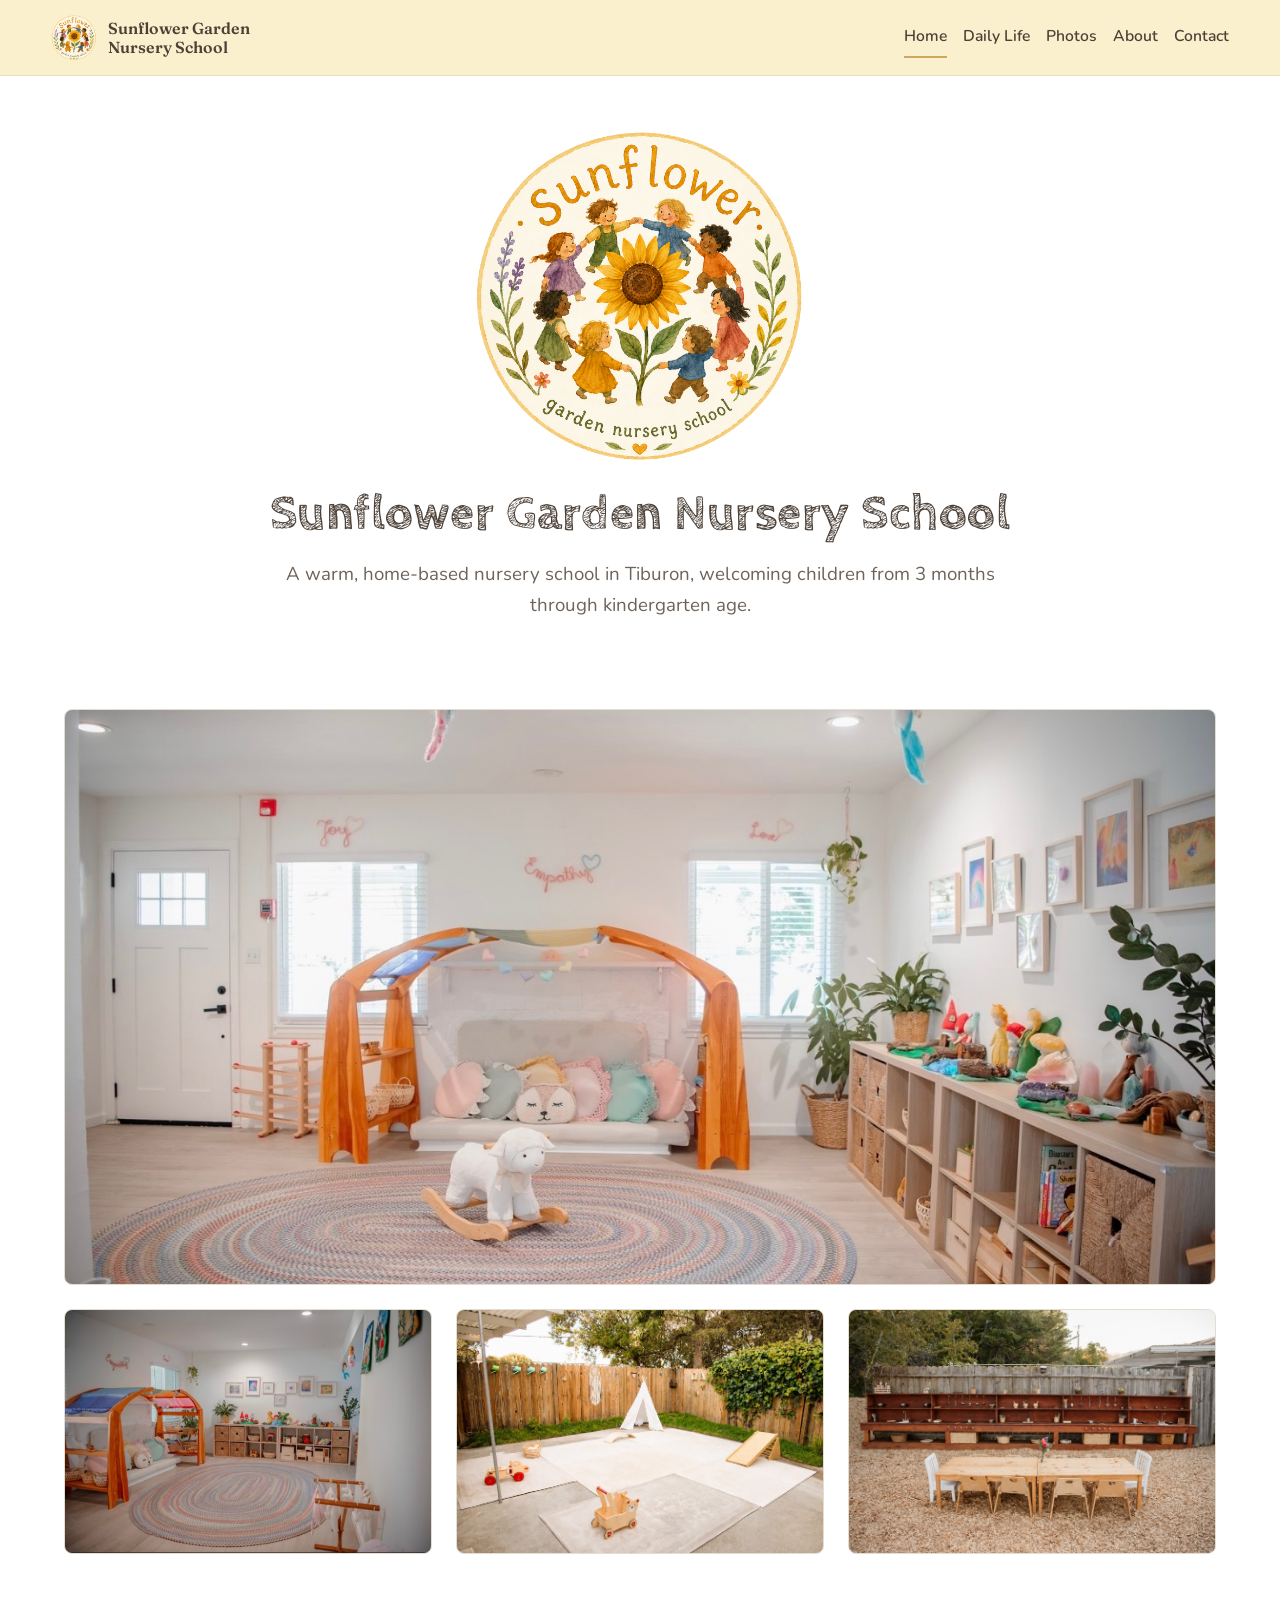
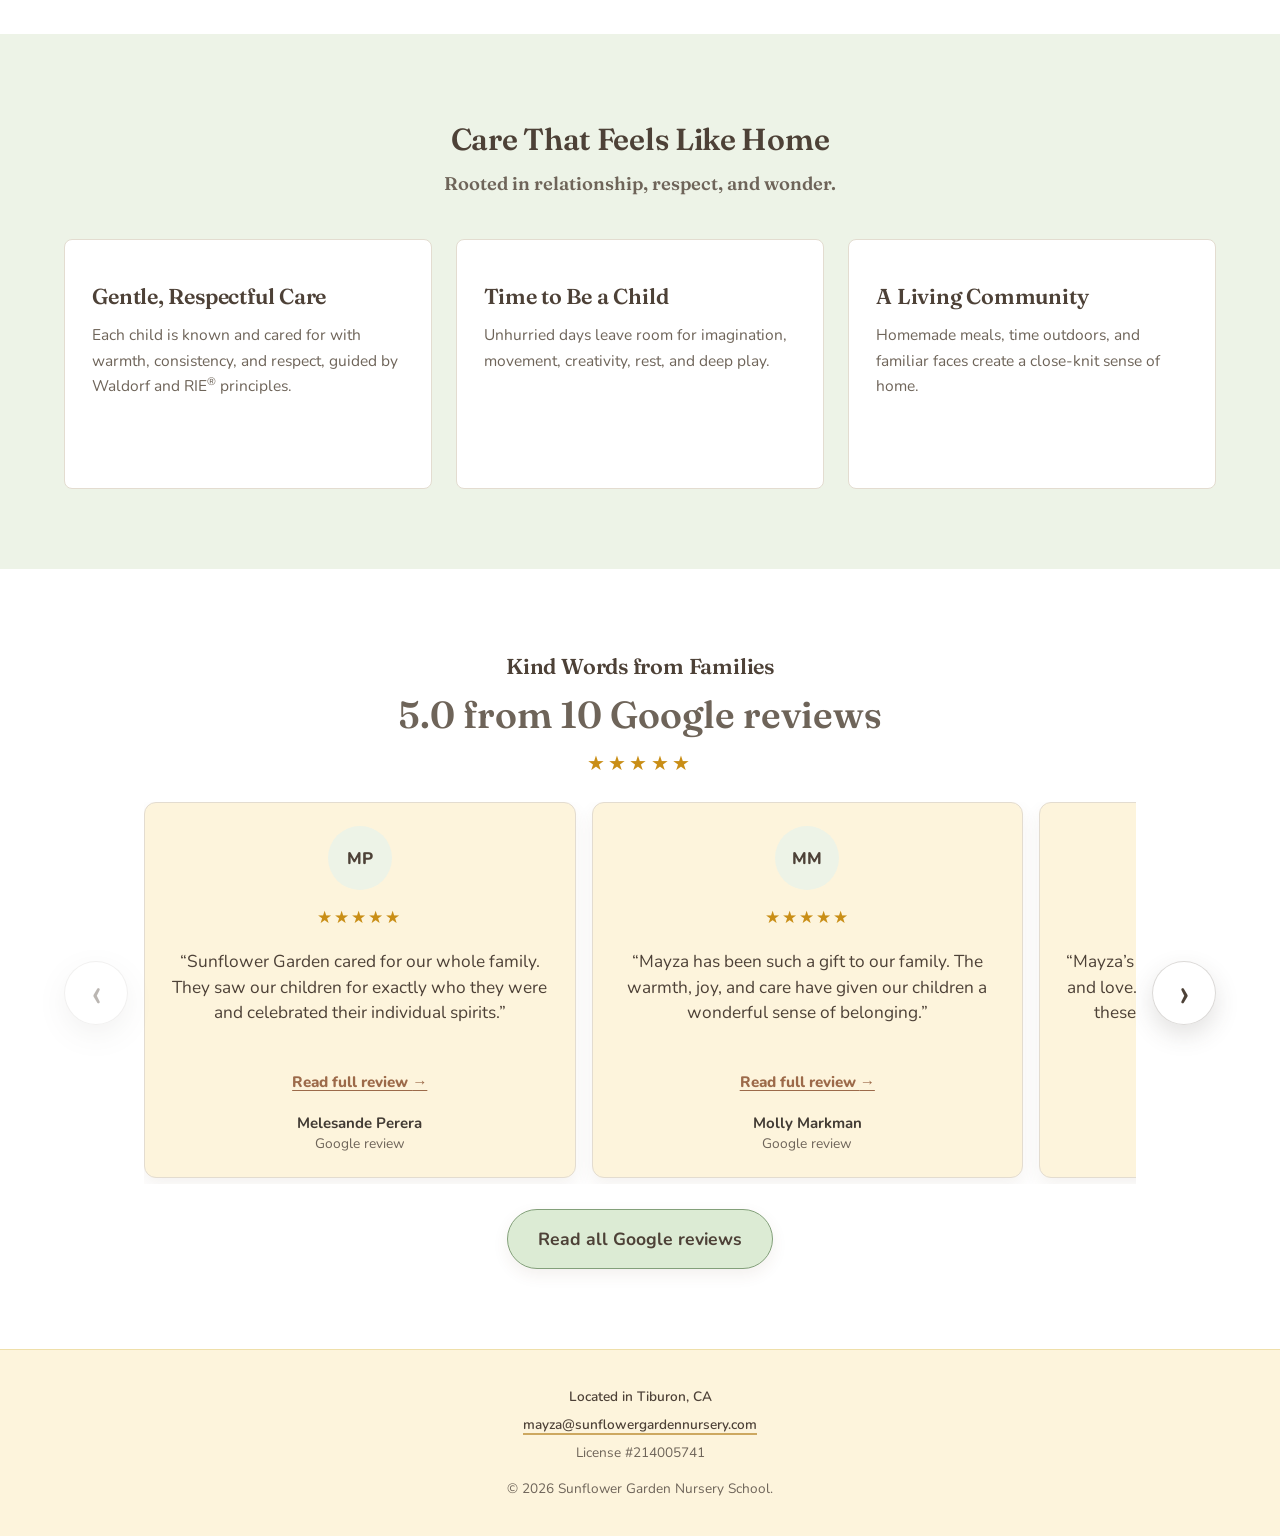
<file: index.html>
<!doctype html>
<html lang="en">
  <head>
    <meta charset="utf-8">
    <meta name="viewport" content="width=device-width, initial-scale=1">
    <meta name="theme-color" content="#fbf0cd">
    <title>Sunflower Garden Nursery School | Home-Based Care in Tiburon</title>
    <meta
      name="description"
      content="Licensed, home-based early childhood care in Tiburon for children from 3 months through kindergarten age."
    >
    <link rel="icon" href="assets/sunflower-logo-refined.png">
    <link rel="stylesheet" href="styles.css">
  </head>
  <body>
    <a class="skip-link" href="#main">Skip to content</a>

    <header class="site-header">
      <a class="header-brand" href="index.html" aria-label="Sunflower Garden Nursery School home">
        <img src="assets/sunflower-logo-refined.png" alt="">
        <span>Sunflower Garden Nursery School</span>
      </a>
      <button class="nav-toggle" type="button" aria-expanded="false" aria-controls="site-nav">
        <span class="sr-only">Open menu</span>
        <span class="nav-toggle-line"></span>
        <span class="nav-toggle-line"></span>
        <span class="nav-toggle-line"></span>
      </button>
      <nav class="site-nav" id="site-nav" aria-label="Primary navigation">
        <a href="index.html" aria-current="page">Home</a>
        <a href="daily-life.html">Daily Life</a>
        <a href="photos.html">Photos</a>
        <a href="about.html">About</a>
        <a href="contact.html">Contact</a>
      </nav>
    </header>

    <main id="main">
      <section class="home-hero">
        <div class="home-hero-inner">
          <img src="assets/sunflower-logo-refined.png" alt="Sunflower Garden Nursery School logo" class="hero-logo">
          <h1>Sunflower Garden Nursery School</h1>
          <p class="hero-copy">
            A warm, home-based nursery school in Tiburon, welcoming children from 3 months through
            kindergarten age.
          </p>
        </div>
      </section>

      <section class="section facility-band pastel-paper">
        <div class="section-shell">
          <div class="facility-grid">
            <div class="facility-tile"><img src="assets/facility/facility2.jpeg" alt="The main indoor playroom with a wooden canopy daybed, natural toy shelves, and a lamb rocker on a round braided rug" loading="lazy" width="1320" height="866"></div>
            <div class="facility-tile"><img src="assets/facility/facility1.jpeg" alt="A cozy corner of the playroom with a canopy nap nook, toy cubbies, and framed children's artwork" loading="lazy" width="600" height="397"></div>
            <div class="facility-tile"><img src="assets/facility/facility3-warm.png" alt="The fenced outdoor play yard with a canvas teepee, wooden ride-on toys, and a climbing ramp" loading="lazy" width="1534" height="1025"></div>
            <div class="facility-tile"><img src="assets/facility/facility4-warm.png" alt="An outdoor wooden mud kitchen and a child-sized table on a soft wood-chip play area" loading="lazy" width="1540" height="1021"></div>
          </div>
        </div>
      </section>

      <section class="section pastel-sage">
        <div class="section-shell">
          <div class="center-heading">
            <p class="section-label">Care That Feels Like Home</p>
            <h2>Rooted in relationship, respect, and wonder.</h2>
          </div>

          <div class="feature-grid three">
            <article class="feature-card">
              <h3>Gentle, Respectful Care</h3>
              <p>
                Each child is known and cared for with warmth, consistency, and respect, guided by
                Waldorf and RIE<sup>&reg;</sup> principles.
              </p>
            </article>
            <article class="feature-card">
              <h3>Time to Be a Child</h3>
              <p>
                Unhurried days leave room for imagination, movement, creativity, rest, and deep play.
              </p>
            </article>
            <article class="feature-card">
              <h3>A Living Community</h3>
              <p>
                Homemade meals, time outdoors, and familiar faces create a close-knit sense of home.
              </p>
            </article>
          </div>
        </div>
      </section>

      <section class="section pastel-paper">
        <div class="section-shell">
          <aside class="review-cta" aria-labelledby="google-reviews-title">
            <p class="section-label">Kind Words from Families</p>
            <h2 id="google-reviews-title">5.0 from 10 Google reviews</h2>
            <p class="review-stars" aria-label="5 out of 5 stars"><span aria-hidden="true">★★★★★</span></p>

            <div class="review-carousel" data-review-carousel>
              <div class="review-track" id="google-review-track" role="region" aria-label="Family reviews" tabindex="0" data-review-track>
                <figure class="review-card">
                  <div class="review-avatar" aria-hidden="true">MP</div>
                  <p class="review-card-stars" aria-label="5 out of 5 stars"><span aria-hidden="true">★★★★★</span></p>
                  <blockquote>“Sunflower Garden cared for our whole family. They saw our children for exactly who they were and celebrated their individual spirits.”</blockquote>
                  <a class="review-full-link" href="https://maps.app.goo.gl/DCizZrz6NguNV1KB9" target="_blank" rel="noopener" aria-label="Read Melesande Perera's full review on Google">Read full review <span aria-hidden="true">→</span></a>
                  <figcaption><strong>Melesande Perera</strong><span>Google review</span></figcaption>
                </figure>
                <figure class="review-card">
                  <div class="review-avatar" aria-hidden="true">MM</div>
                  <p class="review-card-stars" aria-label="5 out of 5 stars"><span aria-hidden="true">★★★★★</span></p>
                  <blockquote>“Mayza has been such a gift to our family. The warmth, joy, and care have given our children a wonderful sense of belonging.”</blockquote>
                  <a class="review-full-link" href="https://maps.app.goo.gl/DCizZrz6NguNV1KB9" target="_blank" rel="noopener" aria-label="Read Molly Markman's full review on Google">Read full review <span aria-hidden="true">→</span></a>
                  <figcaption><strong>Molly Markman</strong><span>Google review</span></figcaption>
                </figure>
                <figure class="review-card">
                  <div class="review-avatar" aria-hidden="true">BW</div>
                  <p class="review-card-stars" aria-label="5 out of 5 stars"><span aria-hidden="true">★★★★★</span></p>
                  <blockquote>“Mayza’s program epitomizes joy, safety, warmth, and love. We have extreme gratitude for the gifts these amazing women gave our children.”</blockquote>
                  <a class="review-full-link" href="https://maps.app.goo.gl/DCizZrz6NguNV1KB9" target="_blank" rel="noopener" aria-label="Read Blake Lauren Walsh's full review on Google">Read full review <span aria-hidden="true">→</span></a>
                  <figcaption><strong>Blake Lauren Walsh</strong><span>Google review</span></figcaption>
                </figure>
                <figure class="review-card">
                  <div class="review-avatar" aria-hidden="true">SH</div>
                  <p class="review-card-stars" aria-label="5 out of 5 stars"><span aria-hidden="true">★★★★★</span></p>
                  <blockquote>“Our kid has truly thrived at Sunflower Garden Nursery School. Mayza and the staff are loving, attentive, and deeply respectful.”</blockquote>
                  <a class="review-full-link" href="https://maps.app.goo.gl/DCizZrz6NguNV1KB9" target="_blank" rel="noopener" aria-label="Read Shan and Han's full review on Google">Read full review <span aria-hidden="true">→</span></a>
                  <figcaption><strong>Shan &amp; Han</strong><span>Google review</span></figcaption>
                </figure>
                <figure class="review-card">
                  <div class="review-avatar" aria-hidden="true">NH</div>
                  <p class="review-card-stars" aria-label="5 out of 5 stars"><span aria-hidden="true">★★★★★</span></p>
                  <blockquote>“Mayza’s program is beyond our wildest expectations. The school is warm, loving, structured, and thoughtfully run by an incredible team.”</blockquote>
                  <a class="review-full-link" href="https://maps.app.goo.gl/DCizZrz6NguNV1KB9" target="_blank" rel="noopener" aria-label="Read Nathanial Henry's full review on Google">Read full review <span aria-hidden="true">→</span></a>
                  <figcaption><strong>Nathanial Henry</strong><span>Google review</span></figcaption>
                </figure>
                <figure class="review-card">
                  <div class="review-avatar" aria-hidden="true">AL</div>
                  <p class="review-card-stars" aria-label="5 out of 5 stars"><span aria-hidden="true">★★★★★</span></p>
                  <blockquote>“If I could give Sunflower Garden more than five stars, I would. Mayza’s loving care has meant so much to our family.”</blockquote>
                  <a class="review-full-link" href="https://maps.app.goo.gl/DCizZrz6NguNV1KB9" target="_blank" rel="noopener" aria-label="Read Angela Lopez's full review on Google">Read full review <span aria-hidden="true">→</span></a>
                  <figcaption><strong>Angela Lopez</strong><span>Google review</span></figcaption>
                </figure>
                <figure class="review-card">
                  <div class="review-avatar" aria-hidden="true">LN</div>
                  <p class="review-card-stars" aria-label="5 out of 5 stars"><span aria-hidden="true">★★★★★</span></p>
                  <blockquote>“I knew immediately it was a good fit for my son. Mayza’s home-based program felt warm, thoughtful, and welcoming from the start.”</blockquote>
                  <a class="review-full-link" href="https://maps.app.goo.gl/DCizZrz6NguNV1KB9" target="_blank" rel="noopener" aria-label="Read Lina Nguyen's full review on Google">Read full review <span aria-hidden="true">→</span></a>
                  <figcaption><strong>Lina Nguyen</strong><span>Google review</span></figcaption>
                </figure>
                <figure class="review-card">
                  <div class="review-avatar" aria-hidden="true">AB</div>
                  <p class="review-card-stars" aria-label="5 out of 5 stars"><span aria-hidden="true">★★★★★</span></p>
                  <blockquote>“It is hard to put into words how much Mayza, Mel, and Sofia have meant to our family over the past two years.”</blockquote>
                  <a class="review-full-link" href="https://maps.app.goo.gl/DCizZrz6NguNV1KB9" target="_blank" rel="noopener" aria-label="Read Aida Banihashemi's full review on Google">Read full review <span aria-hidden="true">→</span></a>
                  <figcaption><strong>Aida Banihashemi</strong><span>Google review</span></figcaption>
                </figure>
                <figure class="review-card">
                  <div class="review-avatar" aria-hidden="true">PL</div>
                  <p class="review-card-stars" aria-label="5 out of 5 stars"><span aria-hidden="true">★★★★★</span></p>
                  <blockquote>“Mayza is one of the most loving people I’ve ever met. She went above and beyond and enriched our daughter’s early years.”</blockquote>
                  <a class="review-full-link" href="https://maps.app.goo.gl/DCizZrz6NguNV1KB9" target="_blank" rel="noopener" aria-label="Read Paulina Lua's full review on Google">Read full review <span aria-hidden="true">→</span></a>
                  <figcaption><strong>Paulina Lua</strong><span>Google review</span></figcaption>
                </figure>
                <figure class="review-card">
                  <div class="review-avatar" aria-hidden="true">SO</div>
                  <p class="review-card-stars" aria-label="5 out of 5 stars"><span aria-hidden="true">★★★★★</span></p>
                  <blockquote>“I honestly can’t imagine a better place for my son’s early years. The care and consistency have meant everything to our family.”</blockquote>
                  <a class="review-full-link" href="https://maps.app.goo.gl/DCizZrz6NguNV1KB9" target="_blank" rel="noopener" aria-label="Read Sarah O'Brien's full review on Google">Read full review <span aria-hidden="true">→</span></a>
                  <figcaption><strong>Sarah O’Brien</strong><span>Google review</span></figcaption>
                </figure>
              </div>

              <div class="review-controls">
                <button class="review-arrow" type="button" aria-label="Show previous reviews" aria-controls="google-review-track" data-review-prev>‹</button>
                <p class="review-status sr-only" aria-live="polite" data-review-status>Reviews 1–2 of 10</p>
                <button class="review-arrow" type="button" aria-label="Show next reviews" aria-controls="google-review-track" data-review-next>›</button>
              </div>
            </div>

            <a class="email-button" href="https://maps.app.goo.gl/DCizZrz6NguNV1KB9" target="_blank" rel="noopener">Read all Google reviews</a>
          </aside>
        </div>
      </section>

    </main>

    <footer class="site-footer">
      <p class="footer-contact">Located in Tiburon, CA</p>
      <p class="footer-contact">
        <a href="mailto:mayza@sunflowergardennursery.com">mayza@sunflowergardennursery.com</a>
      </p>
      <p class="footer-license">License #214005741</p>
      <p>&copy; <span data-year></span> Sunflower Garden Nursery School.</p>
    </footer>

    <script src="script.js"></script>
  </body>
</html>
</file>
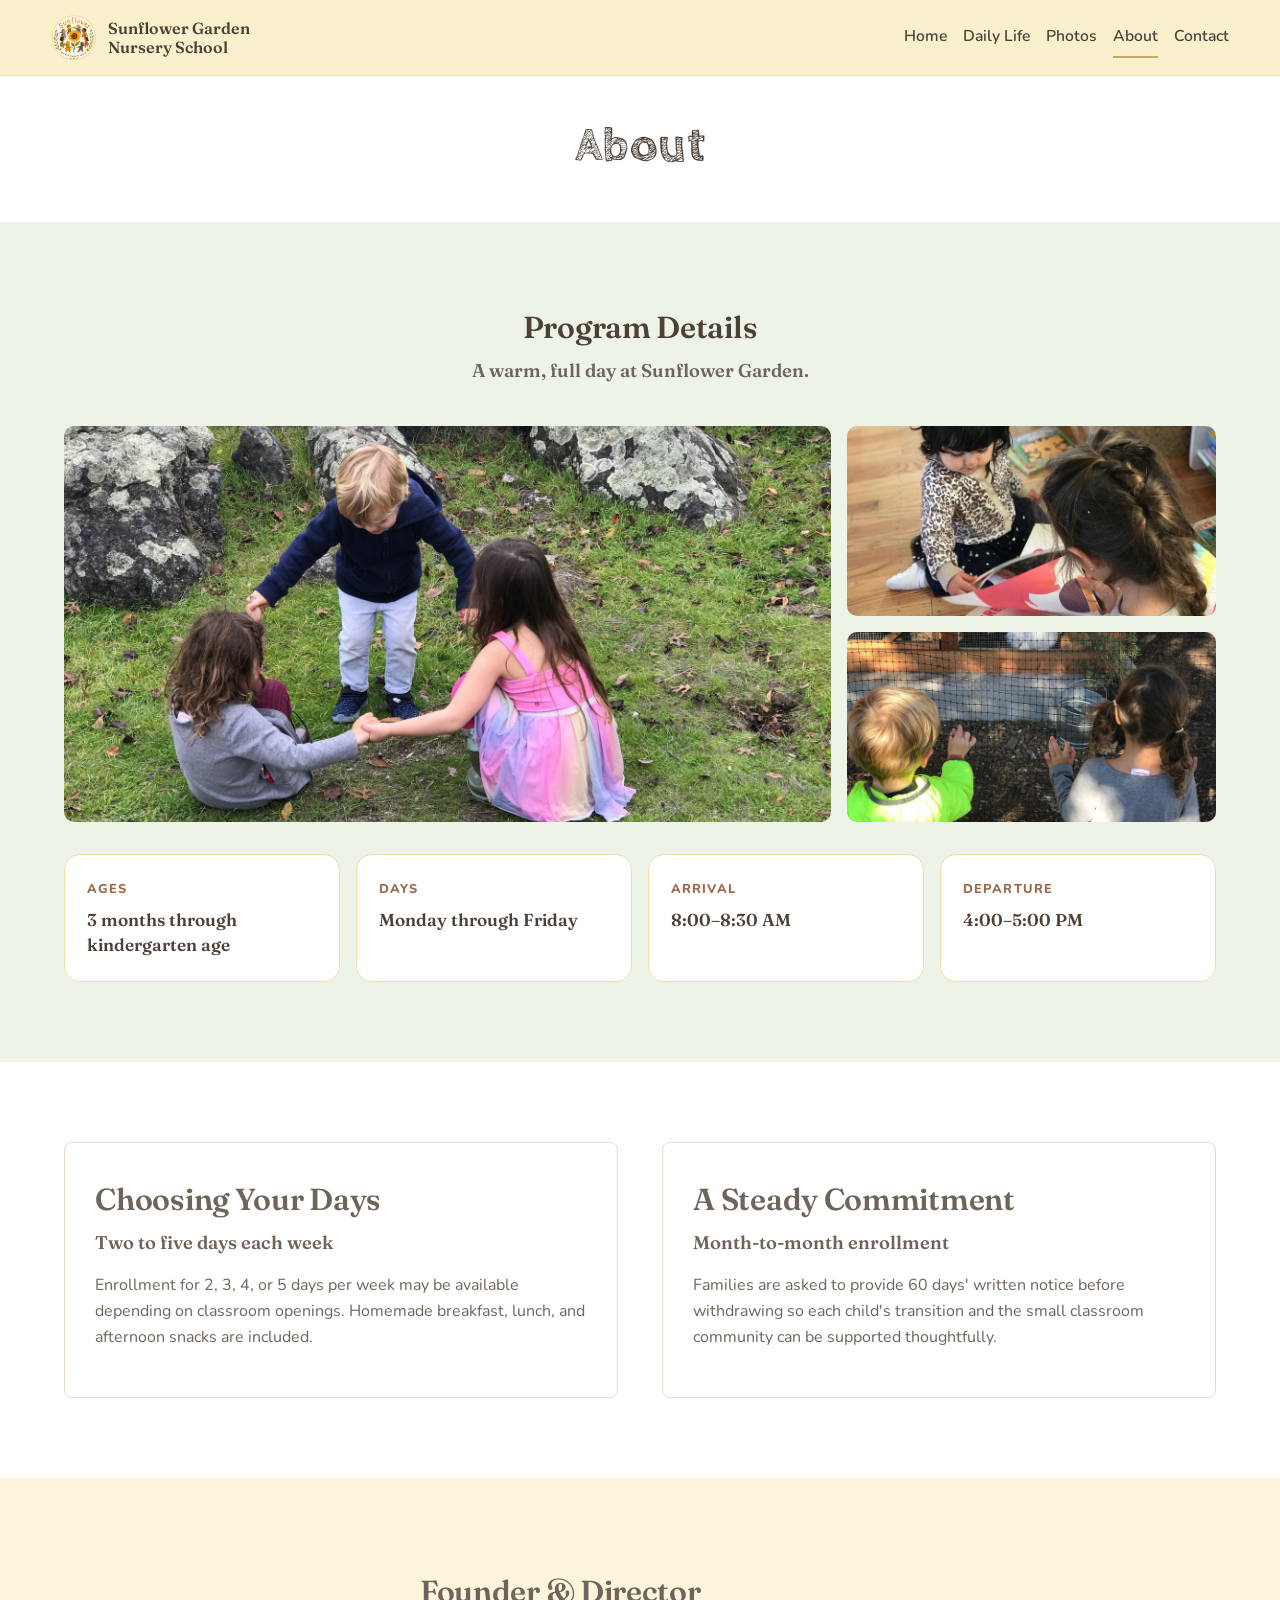
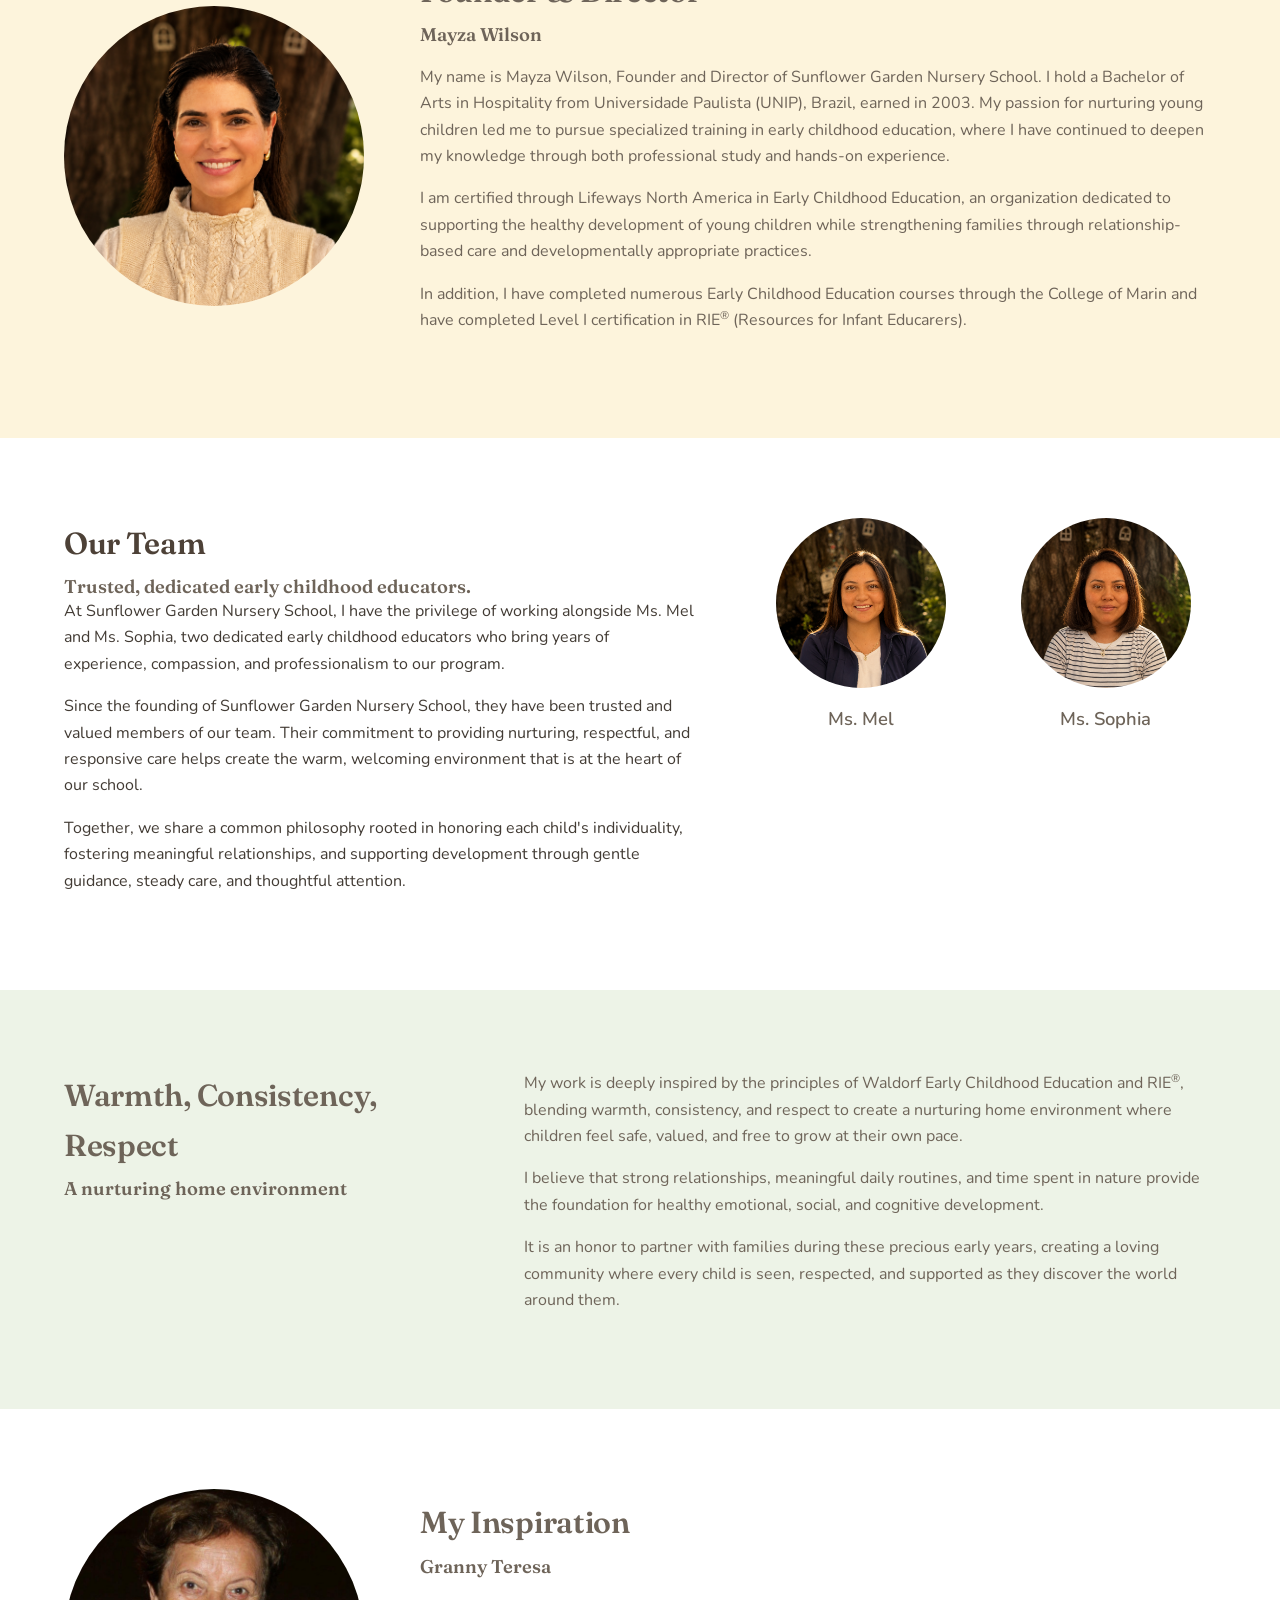
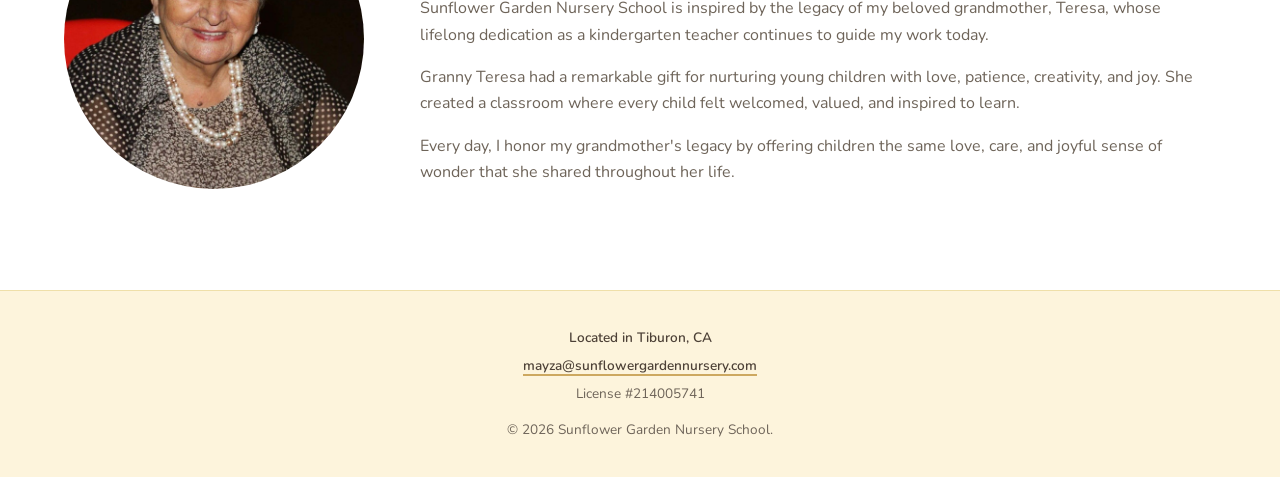
<file: about.html>
<!doctype html>
<html lang="en">
  <head>
    <meta charset="utf-8">
    <meta name="viewport" content="width=device-width, initial-scale=1">
    <meta name="theme-color" content="#fbf0cd">
    <title>Meet Our Teachers | Sunflower Garden Nursery School</title>
    <meta
      name="description"
      content="Meet founder Mayza Wilson and the early childhood educators at Sunflower Garden Nursery School in Tiburon."
    >
    <link rel="icon" href="assets/sunflower-logo-refined.png">
    <link rel="stylesheet" href="styles.css">
  </head>
  <body>
    <a class="skip-link" href="#main">Skip to content</a>

    <header class="site-header">
      <a class="header-brand" href="index.html" aria-label="Sunflower Garden Nursery School home">
        <img src="assets/sunflower-logo-refined.png" alt="">
        <span>Sunflower Garden Nursery School</span>
      </a>
      <button class="nav-toggle" type="button" aria-expanded="false" aria-controls="site-nav">
        <span class="sr-only">Open menu</span>
        <span class="nav-toggle-line"></span>
        <span class="nav-toggle-line"></span>
        <span class="nav-toggle-line"></span>
      </button>
      <nav class="site-nav" id="site-nav" aria-label="Primary navigation">
        <a href="index.html">Home</a>
        <a href="daily-life.html">Daily Life</a>
        <a href="photos.html">Photos</a>
        <a href="about.html" aria-current="page">About</a>
        <a href="contact.html">Contact</a>
      </nav>
    </header>

    <main id="main">
      <section class="page-hero pastel-peach">
        <div class="page-hero-inner">
          <h1>About</h1>
        </div>
      </section>

      <section class="section pastel-sage">
        <div class="section-shell">
          <div class="center-heading">
            <p class="section-label">Program Details</p>
            <h2>A warm, full day at Sunflower Garden.</h2>
          </div>
          <div class="about-intro-gallery" aria-label="Everyday moments at Sunflower Garden">
            <img class="about-intro-main" src="assets/gallery/gallery-circle-outdoors.jpeg" alt="Three children holding hands together among rocks and grass" loading="lazy" width="1600" height="1200">
            <img src="assets/gallery/gallery-reading-together.jpeg" alt="Two children looking through a picture book together" loading="lazy" width="1600" height="1200">
            <img src="assets/gallery/gallery-watching-chickens.jpeg" alt="Two children watching chickens in the outdoor coop" loading="lazy" width="1600" height="1200">
          </div>
          <dl class="fact-strip">
            <div>
              <dt>Ages</dt>
              <dd>3 months through kindergarten age</dd>
            </div>
            <div>
              <dt>Days</dt>
              <dd>Monday through Friday</dd>
            </div>
            <div>
              <dt>Arrival</dt>
              <dd>8:00–8:30 AM</dd>
            </div>
            <div>
              <dt>Departure</dt>
              <dd>4:00–5:00 PM</dd>
            </div>
          </dl>
        </div>
      </section>

      <section class="section pastel-paper">
        <div class="section-shell enrollment-grid">
          <article class="program-card">
            <p class="section-label">Choosing Your Days</p>
            <h2>Two to five days each week</h2>
            <p>
              Enrollment for 2, 3, 4, or 5 days per week may be available depending on classroom
              openings. Homemade breakfast, lunch, and afternoon snacks are included.
            </p>
          </article>
          <article class="program-card">
            <p class="section-label">A Steady Commitment</p>
            <h2>Month-to-month enrollment</h2>
            <p>
              Families are asked to provide 60 days' written notice before withdrawing so each
              child's transition and the small classroom community can be supported thoughtfully.
            </p>
          </article>
        </div>
      </section>

      <section class="section pastel-garden">
        <div class="section-shell person-story founder-story">
          <img
            src="assets/mayza.png"
            alt="Mayza Wilson, Founder and Director of Sunflower Garden Nursery School"
            class="founder-portrait founder-portrait-large"
            width="600"
            height="600"
          >
          <article class="story-block">
            <p class="section-label">Founder &amp; Director</p>
            <h2>Mayza Wilson</h2>
            <p>
              My name is Mayza Wilson, Founder and Director of Sunflower Garden Nursery School. I
              hold a Bachelor of Arts in Hospitality from Universidade Paulista (UNIP), Brazil,
              earned in 2003. My passion for nurturing young children led me to pursue specialized
              training in early childhood education, where I have continued to deepen my knowledge
              through both professional study and hands-on experience.
            </p>
            <p>
              I am certified through Lifeways North America in Early Childhood Education, an
              organization dedicated to supporting the healthy development of young children while
              strengthening families through relationship-based care and developmentally appropriate
              practices.
            </p>
            <p>
              In addition, I have completed numerous Early Childhood Education courses through the
              College of Marin and have completed Level I certification in RIE<sup>&reg;</sup>
              (Resources for Infant Educarers).
            </p>
          </article>
        </div>
      </section>

      <section class="section pastel-paper">
        <div class="section-shell team-story">
          <div>
            <p class="section-label">Our Team</p>
            <h2>Trusted, dedicated early childhood educators.</h2>
            <p>
              At Sunflower Garden Nursery School, I have the privilege of working alongside Ms. Mel
              and Ms. Sophia, two dedicated early childhood educators who bring years of experience,
              compassion, and professionalism to our program.
            </p>
            <p>
              Since the founding of Sunflower Garden Nursery School, they have been trusted and valued
              members of our team. Their commitment to providing nurturing, respectful, and responsive
              care helps create the warm, welcoming environment that is at the heart of our school.
            </p>
            <p>
              Together, we share a common philosophy rooted in honoring each child's individuality,
              fostering meaningful relationships, and supporting development through gentle guidance,
              steady care, and thoughtful attention.
            </p>
          </div>
          <div class="team-members" aria-label="Sunflower Garden educators">
            <figure class="team-member">
              <img
                src="assets/mel.png"
                alt="Ms. Mel, early childhood educator at Sunflower Garden Nursery School"
                class="team-portrait"
                width="600"
                height="600"
              >
              <figcaption>
                <p class="team-member-name">Ms. Mel</p>
              </figcaption>
            </figure>
            <figure class="team-member">
              <img
                src="assets/sophia.png"
                alt="Ms. Sophia, early childhood educator at Sunflower Garden Nursery School"
                class="team-portrait"
                width="600"
                height="600"
              >
              <figcaption>
                <p class="team-member-name">Ms. Sophia</p>
              </figcaption>
            </figure>
          </div>
        </div>
      </section>

      <section class="section pastel-sage">
        <div class="section-shell split-copy">
          <div>
            <p class="section-label">Warmth, Consistency, Respect</p>
            <h2>A nurturing home environment</h2>
          </div>
          <div>
            <p>
              My work is deeply inspired by the principles of Waldorf Early Childhood Education and
              RIE<sup>&reg;</sup>, blending warmth, consistency, and respect to create a nurturing home
              environment where children feel safe, valued, and free to grow at their own pace.
            </p>
            <p>
              I believe that strong relationships, meaningful daily routines, and time spent in nature
              provide the foundation for healthy emotional, social, and cognitive development.
            </p>
            <p>
              It is an honor to partner with families during these precious early years, creating a
              loving community where every child is seen, respected, and supported as they discover
              the world around them.
            </p>
          </div>
        </div>
      </section>

      <section class="section pastel-paper">
        <div class="section-shell person-story legacy-story">
          <img
            src="assets/teresa.jpg"
            alt="Teresa, the founder's grandmother and lifelong kindergarten teacher"
            class="founder-portrait founder-portrait-large"
            width="600"
            height="600"
          >
          <div class="story-block">
            <p class="section-label">My Inspiration</p>
            <h2>Granny Teresa</h2>
            <p>
              Sunflower Garden Nursery School is inspired by the legacy of my beloved grandmother,
              Teresa, whose lifelong dedication as a kindergarten teacher continues to guide my work
              today.
            </p>
            <p>
              Granny Teresa had a remarkable gift for nurturing young children with love, patience,
              creativity, and joy. She created a classroom where every child felt welcomed, valued,
              and inspired to learn.
            </p>
            <p>
              Every day, I honor my grandmother's legacy by offering children the same love, care,
              and joyful sense of wonder that she shared throughout her life.
            </p>
          </div>
        </div>
      </section>

    </main>

    <footer class="site-footer">
      <p class="footer-contact">Located in Tiburon, CA</p>
      <p class="footer-contact">
        <a href="mailto:mayza@sunflowergardennursery.com">mayza@sunflowergardennursery.com</a>
      </p>
      <p class="footer-license">License #214005741</p>
      <p>&copy; <span data-year></span> Sunflower Garden Nursery School.</p>
    </footer>

    <script src="script.js"></script>
  </body>
</html>
</file>
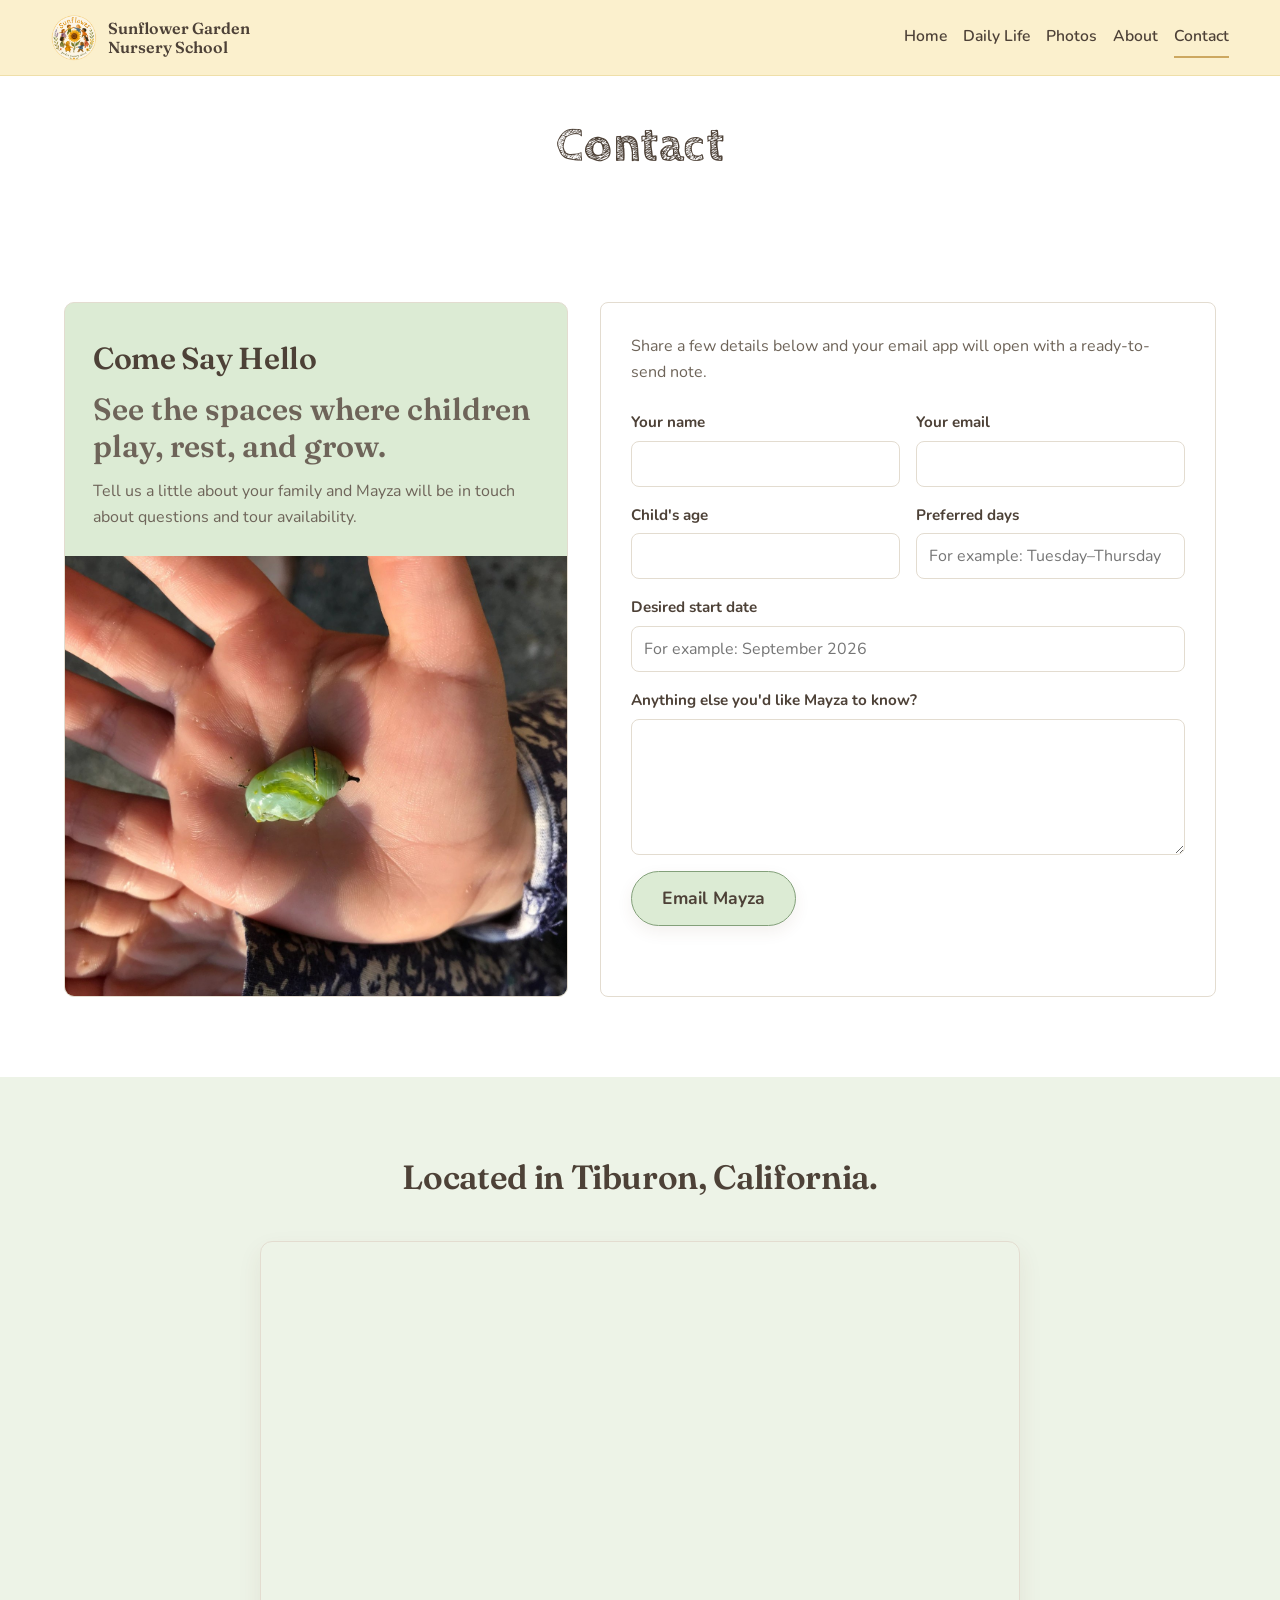
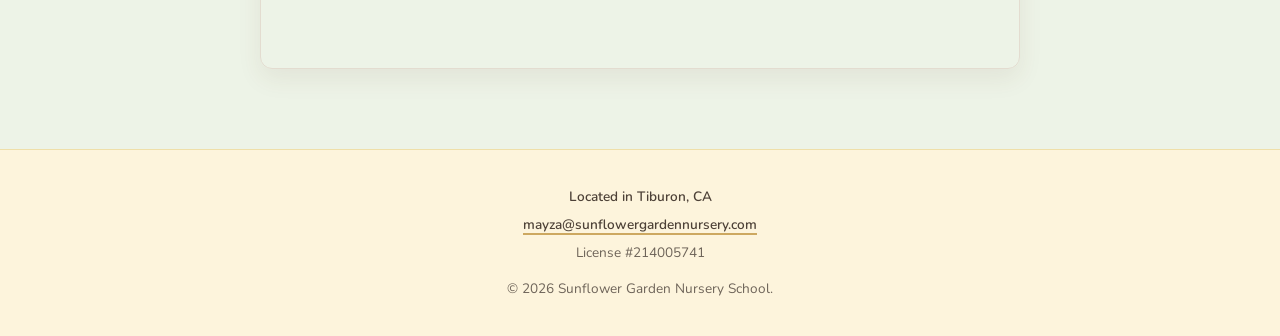
<file: contact.html>
<!doctype html>
<html lang="en">
  <head>
    <meta charset="utf-8">
    <meta name="viewport" content="width=device-width, initial-scale=1">
    <meta name="theme-color" content="#fbf0cd">
    <title>Contact &amp; Tour Visits | Sunflower Garden Nursery School</title>
    <meta
      name="description"
      content="Contact Sunflower Garden Nursery School in Tiburon to ask a question or arrange a personal tour."
    >
    <link rel="icon" href="assets/sunflower-logo-refined.png">
    <link rel="stylesheet" href="styles.css">
  </head>
  <body>
    <a class="skip-link" href="#main">Skip to content</a>

    <header class="site-header">
      <a class="header-brand" href="index.html" aria-label="Sunflower Garden Nursery School home">
        <img src="assets/sunflower-logo-refined.png" alt="">
        <span>Sunflower Garden Nursery School</span>
      </a>
      <button class="nav-toggle" type="button" aria-expanded="false" aria-controls="site-nav">
        <span class="sr-only">Open menu</span>
        <span class="nav-toggle-line"></span>
        <span class="nav-toggle-line"></span>
        <span class="nav-toggle-line"></span>
      </button>
      <nav class="site-nav" id="site-nav" aria-label="Primary navigation">
        <a href="index.html">Home</a>
        <a href="daily-life.html">Daily Life</a>
        <a href="photos.html">Photos</a>
        <a href="about.html">About</a>
        <a href="contact.html" aria-current="page">Contact</a>
      </nav>
    </header>

    <main id="main">
      <section class="page-hero pastel-rose">
        <div class="page-hero-inner">
          <h1>Contact</h1>
        </div>
      </section>

      <section class="section pastel-paper">
        <div class="section-shell contact-form-shell">
          <aside class="contact-photo-story" aria-label="Come say hello">
            <div class="contact-photo-copy">
              <p class="section-label">Come Say Hello</p>
              <h2>See the spaces where children play, rest, and grow.</h2>
              <p>Tell us a little about your family and Mayza will be in touch about questions and tour availability.</p>
            </div>
            <img class="contact-photo-main" src="assets/gallery/gallery-chrysalis-hand.jpeg" alt="A child's open hand cradling a green chrysalis found in the garden" loading="lazy" width="1600" height="1200">
          </aside>
          <article class="program-card contact-primary">
            <p>Share a few details below and your email app will open with a ready-to-send note.</p>
            <form class="contact-form" data-email-form>
              <div class="form-row">
                <p class="form-field">
                  <label for="parent-name">Your name</label>
                  <input id="parent-name" name="parent-name" type="text" autocomplete="name" required>
                </p>
                <p class="form-field">
                  <label for="parent-email">Your email</label>
                  <input id="parent-email" name="parent-email" type="email" autocomplete="email" required>
                </p>
              </div>
              <div class="form-row">
                <p class="form-field">
                  <label for="child-age">Child's age</label>
                  <input id="child-age" name="child-age" type="text" required>
                </p>
                <p class="form-field">
                  <label for="preferred-days">Preferred days</label>
                  <input id="preferred-days" name="preferred-days" type="text" placeholder="For example: Tuesday–Thursday">
                </p>
              </div>
              <p class="form-field">
                <label for="start-date">Desired start date</label>
                <input id="start-date" name="start-date" type="text" placeholder="For example: September 2026">
              </p>
              <p class="form-field">
                <label for="message">Anything else you'd like Mayza to know?</label>
                <textarea id="message" name="message" rows="5"></textarea>
              </p>
              <button class="email-button" type="submit">Email Mayza</button>
              <p class="form-note" data-email-status aria-live="polite"></p>
              <button class="link-button" type="button" data-email-fallback-toggle hidden>Didn't open? Copy the note instead</button>
              <div class="email-fallback" data-email-fallback hidden>
                <label class="email-fallback-label" for="email-fallback-text">Your note to Mayza</label>
                <textarea id="email-fallback-text" data-email-fallback-text rows="9" readonly></textarea>
                <div class="email-fallback-actions">
                  <button class="email-button email-button-quiet" type="button" data-email-copy>Copy this note</button>
                  <a class="email-fallback-address" href="mailto:mayza@sunflowergardennursery.com">mayza@sunflowergardennursery.com</a>
                </div>
              </div>
            </form>
          </article>

        </div>
      </section>

      <section class="section pastel-sage">
        <div class="section-shell">
          <div class="center-heading">
            <h2>Located in Tiburon, California.</h2>
          </div>
          <div class="map-embed">
            <iframe
              src="https://maps.google.com/maps?ll=37.8735,-122.4568&z=12&output=embed"
              title="Map of Tiburon, California and the surrounding San Francisco Bay Area"
              loading="lazy"
              referrerpolicy="no-referrer-when-downgrade"
            ></iframe>
          </div>
        </div>
      </section>

    </main>

    <footer class="site-footer">
      <p class="footer-contact">Located in Tiburon, CA</p>
      <p class="footer-contact">
        <a href="mailto:mayza@sunflowergardennursery.com">mayza@sunflowergardennursery.com</a>
      </p>
      <p class="footer-license">License #214005741</p>
      <p>&copy; <span data-year></span> Sunflower Garden Nursery School.</p>
    </footer>

    <script src="script.js"></script>
  </body>
</html>
</file>
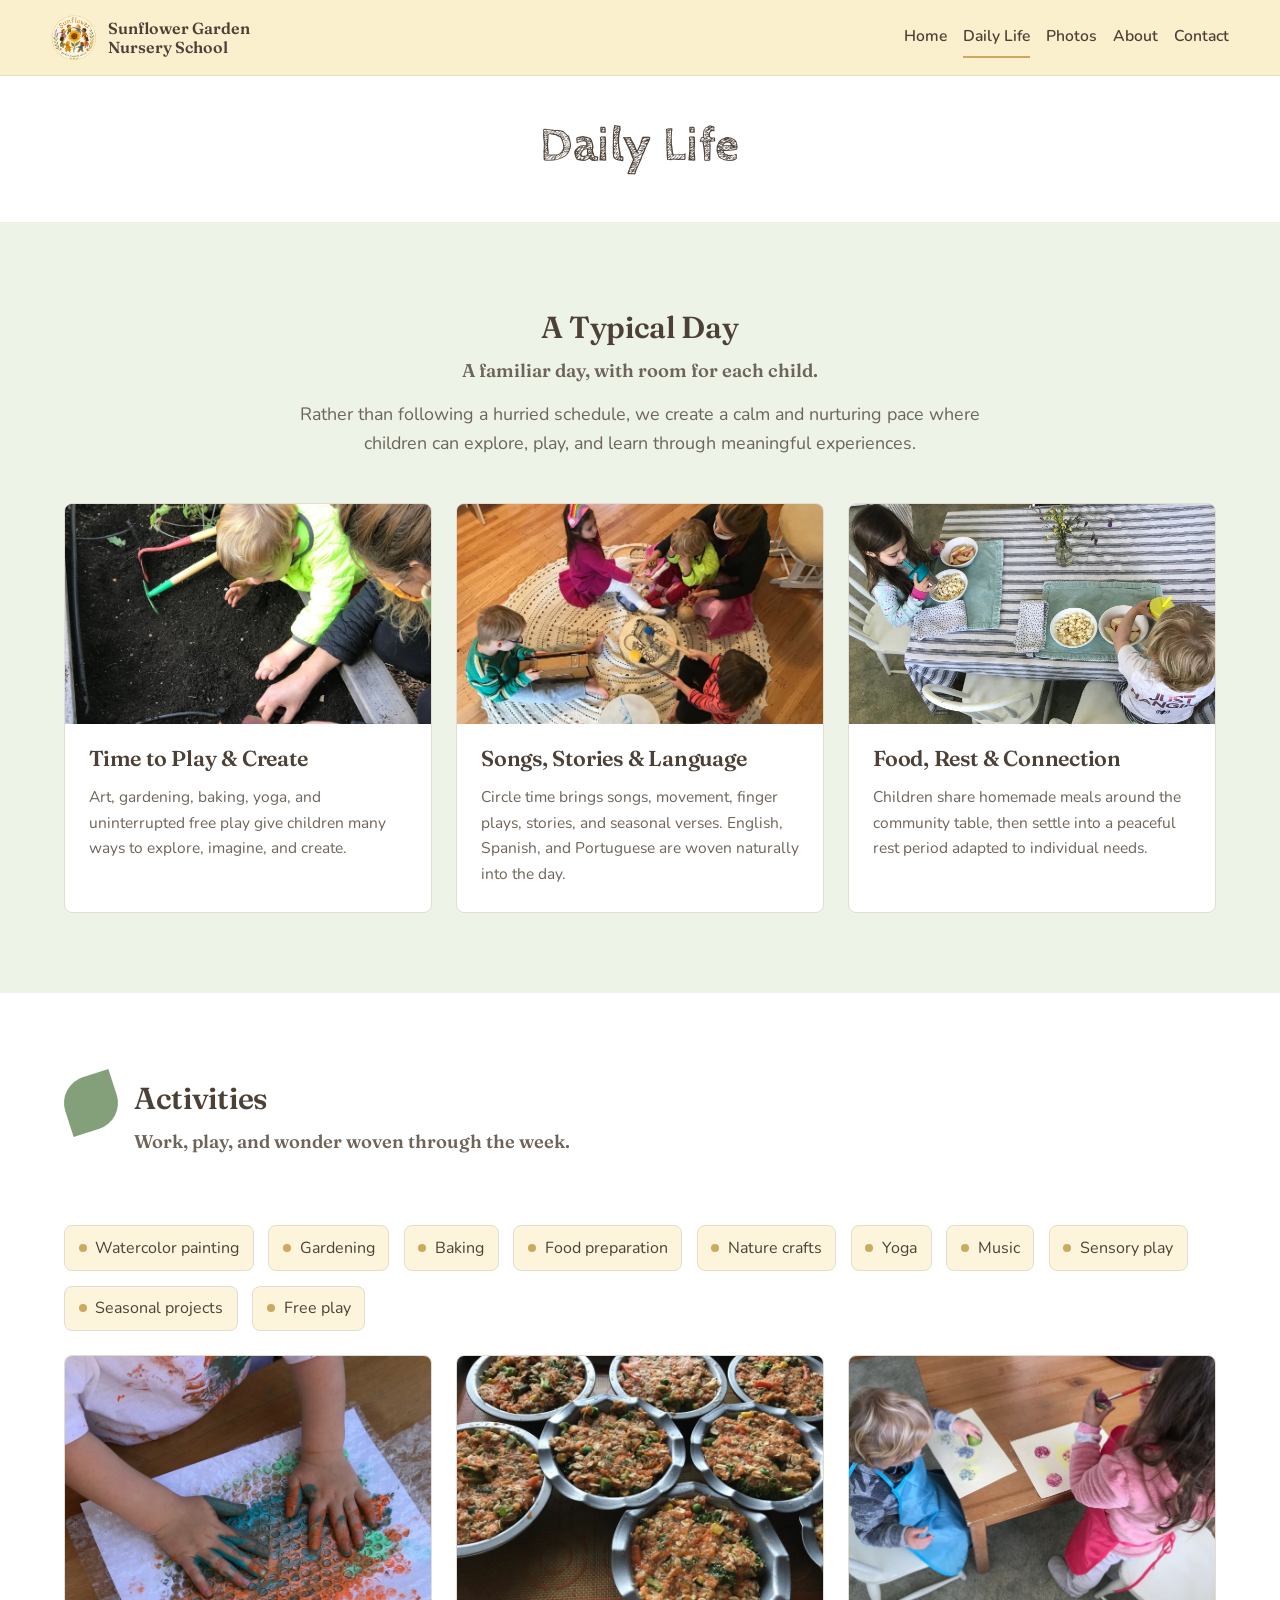
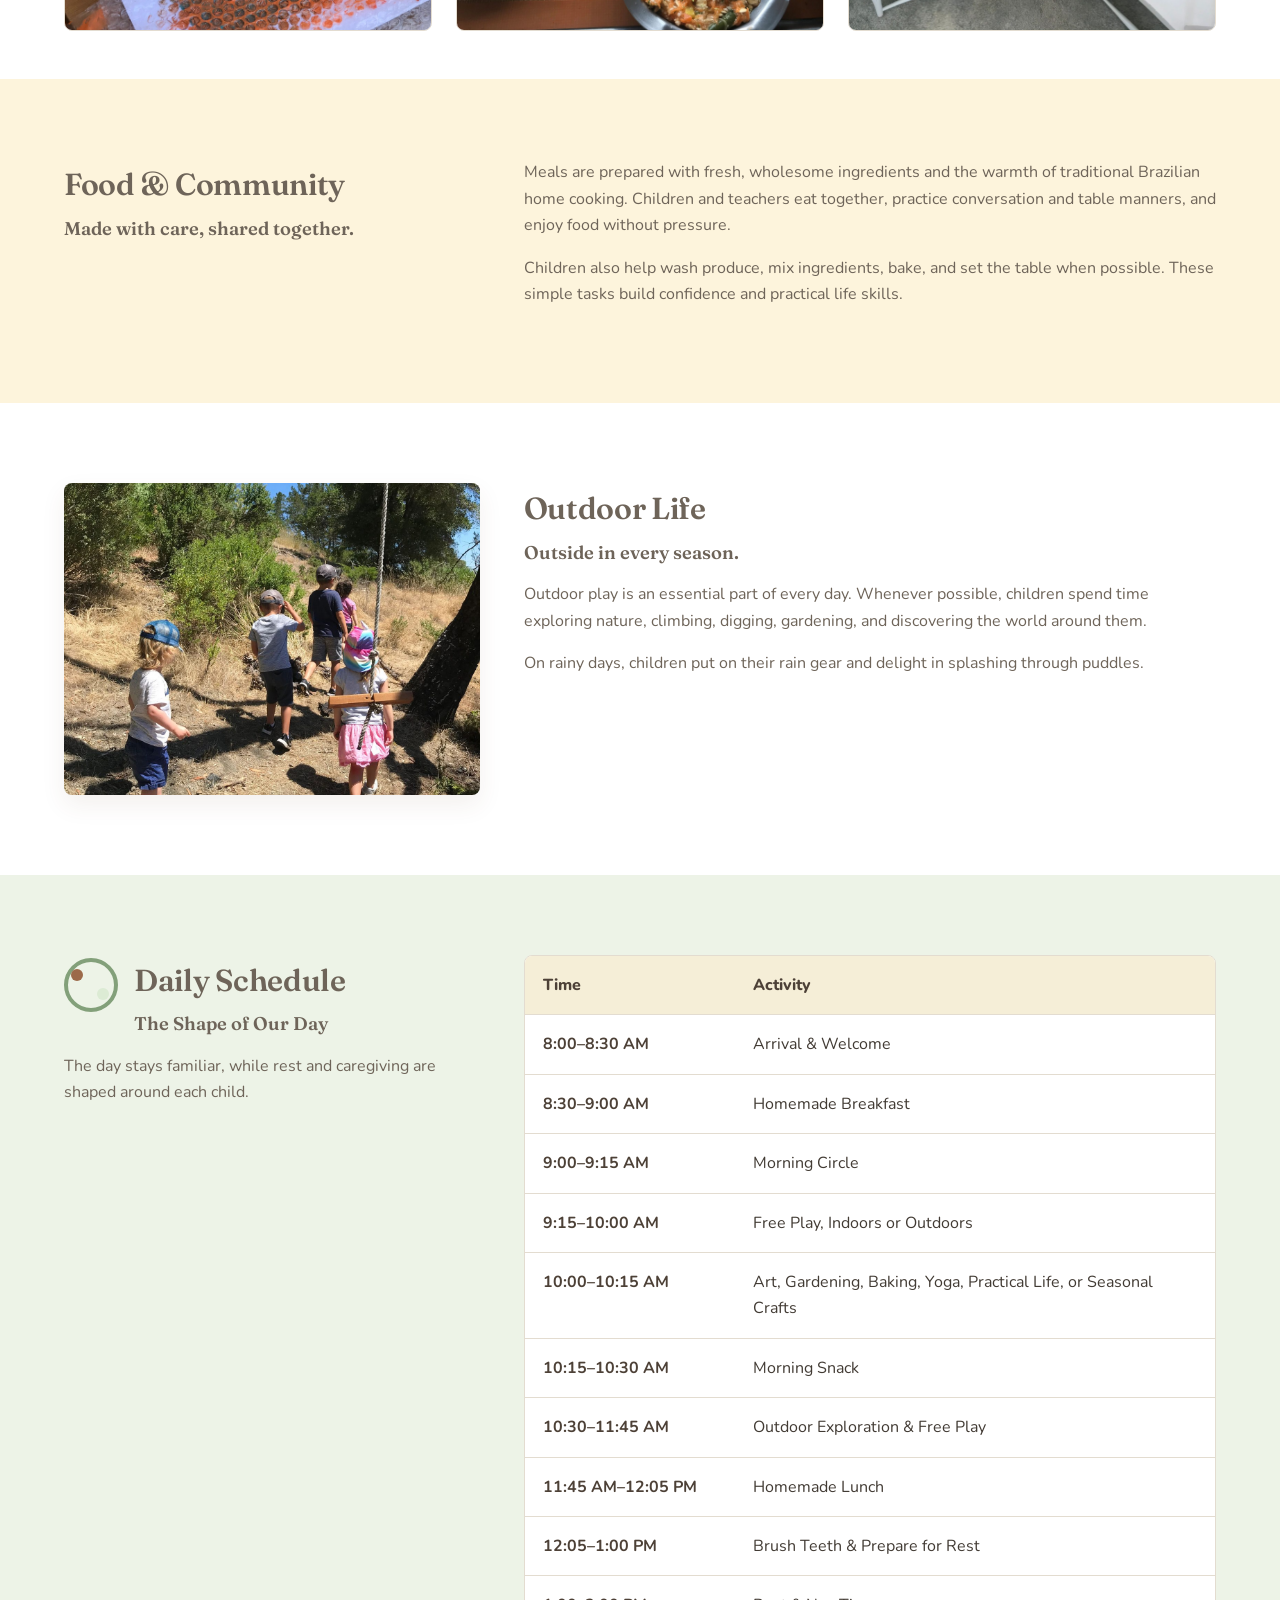
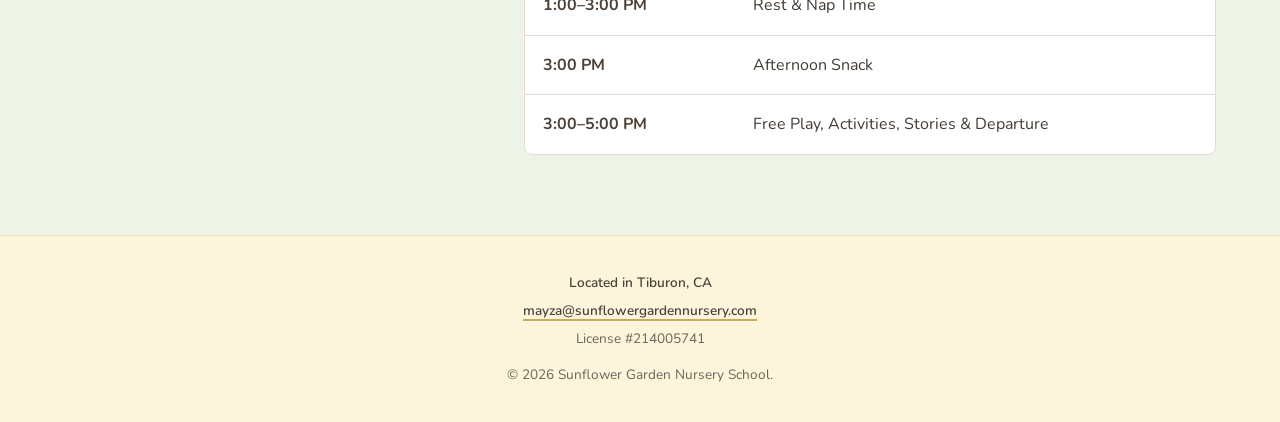
<file: daily-life.html>
<!doctype html>
<html lang="en">
  <head>
    <meta charset="utf-8">
    <meta name="viewport" content="width=device-width, initial-scale=1">
    <meta name="theme-color" content="#fbf0cd">
    <title>Daily Life &amp; Schedule | Sunflower Garden Nursery School</title>
    <meta
      name="description"
      content="See the daily schedule, play, outdoor time, homemade meals, rest, and activities at Sunflower Garden Nursery School."
    >
    <link rel="icon" href="assets/sunflower-logo-refined.png">
    <link rel="stylesheet" href="styles.css">
  </head>
  <body>
    <a class="skip-link" href="#main">Skip to content</a>

    <header class="site-header">
      <a class="header-brand" href="index.html" aria-label="Sunflower Garden Nursery School home">
        <img src="assets/sunflower-logo-refined.png" alt="">
        <span>Sunflower Garden Nursery School</span>
      </a>
      <button class="nav-toggle" type="button" aria-expanded="false" aria-controls="site-nav">
        <span class="sr-only">Open menu</span>
        <span class="nav-toggle-line"></span>
        <span class="nav-toggle-line"></span>
        <span class="nav-toggle-line"></span>
      </button>
      <nav class="site-nav" id="site-nav" aria-label="Primary navigation">
        <a href="index.html">Home</a>
        <a href="daily-life.html" aria-current="page">Daily Life</a>
        <a href="photos.html">Photos</a>
        <a href="about.html">About</a>
        <a href="contact.html">Contact</a>
      </nav>
    </header>

    <main id="main">
      <section class="page-hero pastel-garden">
        <div class="page-hero-inner">
          <h1>Daily Life</h1>
        </div>
      </section>

      <section class="section pastel-sage">
        <div class="section-shell">
          <div class="center-heading">
            <p class="section-label">A Typical Day</p>
            <h2>A familiar day, with room for each child.</h2>
            <p class="lead-copy">
              Rather than following a hurried schedule, we create a calm and nurturing pace where
              children can explore, play, and learn through meaningful experiences.
            </p>
          </div>

          <div class="feature-grid three">
            <article class="feature-card has-photo">
              <img class="feature-card-photo" src="assets/gallery/gallery-planting-garden.jpeg" alt="A teacher and child planting seedlings together in the garden" loading="lazy" width="1600" height="1200">
              <div class="feature-card-copy">
                <h3>Time to Play &amp; Create</h3>
                <p>
                  Art, gardening, baking, yoga, and uninterrupted free play give children many ways to
                  explore, imagine, and create.
                </p>
              </div>
            </article>
            <article class="feature-card has-photo">
              <img class="feature-card-photo" src="assets/gallery/gallery-music-circle.jpeg" alt="Children and a teacher making music together on a round rug" loading="lazy" width="1600" height="1200">
              <div class="feature-card-copy">
                <h3>Songs, Stories &amp; Language</h3>
                <p>
                  Circle time brings songs, movement, finger plays, stories, and seasonal verses.
                  English, Spanish, and Portuguese are woven naturally into the day.
                </p>
              </div>
            </article>
            <article class="feature-card has-photo">
              <img class="feature-card-photo" src="assets/gallery/gallery-family-table.jpg" alt="Two children sharing a snack together at the family table" loading="lazy" width="1600" height="899">
              <div class="feature-card-copy">
                <h3>Food, Rest &amp; Connection</h3>
                <p>
                  Children share homemade meals around the community table, then settle into a peaceful
                  rest period adapted to individual needs.
                </p>
              </div>
            </article>
          </div>
        </div>
      </section>

      <section class="section activities-section pastel-paper">
        <div class="section-shell">
          <div class="label-icon">
            <span class="feature-icon leaf-icon" aria-hidden="true"></span>
            <div>
              <p class="section-label">Activities</p>
              <h2 class="section-heading">Work, play, and wonder woven through the week.</h2>
            </div>
          </div>
          <div class="activity-list" aria-label="Daily activities">
            <span>Watercolor painting</span>
            <span>Gardening</span>
            <span>Baking</span>
            <span>Food preparation</span>
            <span>Nature crafts</span>
            <span>Yoga</span>
            <span>Music</span>
            <span>Sensory play</span>
            <span>Seasonal projects</span>
            <span>Free play</span>
          </div>
          <div class="photo-grid" aria-label="Activities in photos">
            <div class="photo-tile">
              <img src="assets/gallery/gallery-finger-painting.jpg" alt="A child making colorful prints with painted bubble wrap" loading="lazy">
            </div>
            <div class="photo-tile">
              <img src="assets/gallery/gallery-baking-muffins.jpeg" alt="Trays of homemade muffins ready to bake" loading="lazy">
            </div>
            <div class="photo-tile">
              <img src="assets/gallery/activities-4.jpg" alt="Children painting with fruit stamps" loading="lazy">
            </div>
          </div>
        </div>
      </section>

      <section class="section pastel-garden" id="nutrition">
        <div class="section-shell split-copy">
          <div>
            <p class="section-label">Food &amp; Community</p>
            <h2>Made with care, shared together.</h2>
          </div>
          <div>
            <p>
              Meals are prepared with fresh, wholesome ingredients and the warmth of traditional
              Brazilian home cooking. Children and teachers eat together, practice conversation and
              table manners, and enjoy food without pressure.
            </p>
            <p>
              Children also help wash produce, mix ingredients, bake, and set the table when possible.
              These simple tasks build confidence and practical life skills.
            </p>
          </div>
        </div>
      </section>

      <section class="section pastel-paper">
        <div class="section-shell split-copy outdoor-life">
          <div>
            <img
              src="assets/gallery/activities-7.jpeg"
              alt="Children on a nature walk outdoors"
              class="inset-photo outdoor-photo"
              loading="lazy"
            >
          </div>
          <div>
            <p class="section-label">Outdoor Life</p>
            <h2>Outside in every season.</h2>
            <p>
              Outdoor play is an essential part of every day. Whenever possible, children spend time
              exploring nature, climbing, digging, gardening, and discovering the world around them.
            </p>
            <p>
              On rainy days, children put on their rain gear and delight in splashing through puddles.
            </p>
          </div>
        </div>
      </section>

      <section class="section pastel-sage">
        <div class="section-shell schedule-wrap">
          <div class="schedule-intro">
            <div class="label-icon">
              <span class="feature-icon circle-icon" aria-hidden="true"></span>
              <div>
                <p class="section-label">Daily Schedule</p>
                <h2>The Shape of Our Day</h2>
              </div>
            </div>
            <p>
              The day stays familiar, while rest and caregiving are shaped around
              each child.
            </p>
          </div>
          <div class="table-scroll">
            <table>
              <thead>
                <tr>
                  <th>Time</th>
                  <th>Activity</th>
                </tr>
              </thead>
              <tbody>
                <tr><td>8:00–8:30 AM</td><td>Arrival &amp; Welcome</td></tr>
                <tr><td>8:30–9:00 AM</td><td>Homemade Breakfast</td></tr>
                <tr><td>9:00–9:15 AM</td><td>Morning Circle</td></tr>
                <tr><td>9:15–10:00 AM</td><td>Free Play, Indoors or Outdoors</td></tr>
                <tr><td>10:00–10:15 AM</td><td>Art, Gardening, Baking, Yoga, Practical Life, or Seasonal Crafts</td></tr>
                <tr><td>10:15–10:30 AM</td><td>Morning Snack</td></tr>
                <tr><td>10:30–11:45 AM</td><td>Outdoor Exploration &amp; Free Play</td></tr>
                <tr><td>11:45 AM–12:05 PM</td><td>Homemade Lunch</td></tr>
                <tr><td>12:05–1:00 PM</td><td>Brush Teeth &amp; Prepare for Rest</td></tr>
                <tr><td>1:00–3:00 PM</td><td>Rest &amp; Nap Time</td></tr>
                <tr><td>3:00 PM</td><td>Afternoon Snack</td></tr>
                <tr><td>3:00–5:00 PM</td><td>Free Play, Activities, Stories &amp; Departure</td></tr>
              </tbody>
            </table>
          </div>
        </div>
      </section>
    </main>

    <footer class="site-footer">
      <p class="footer-contact">Located in Tiburon, CA</p>
      <p class="footer-contact">
        <a href="mailto:mayza@sunflowergardennursery.com">mayza@sunflowergardennursery.com</a>
      </p>
      <p class="footer-license">License #214005741</p>
      <p>&copy; <span data-year></span> Sunflower Garden Nursery School.</p>
    </footer>

    <script src="script.js"></script>
  </body>
</html>
</file>
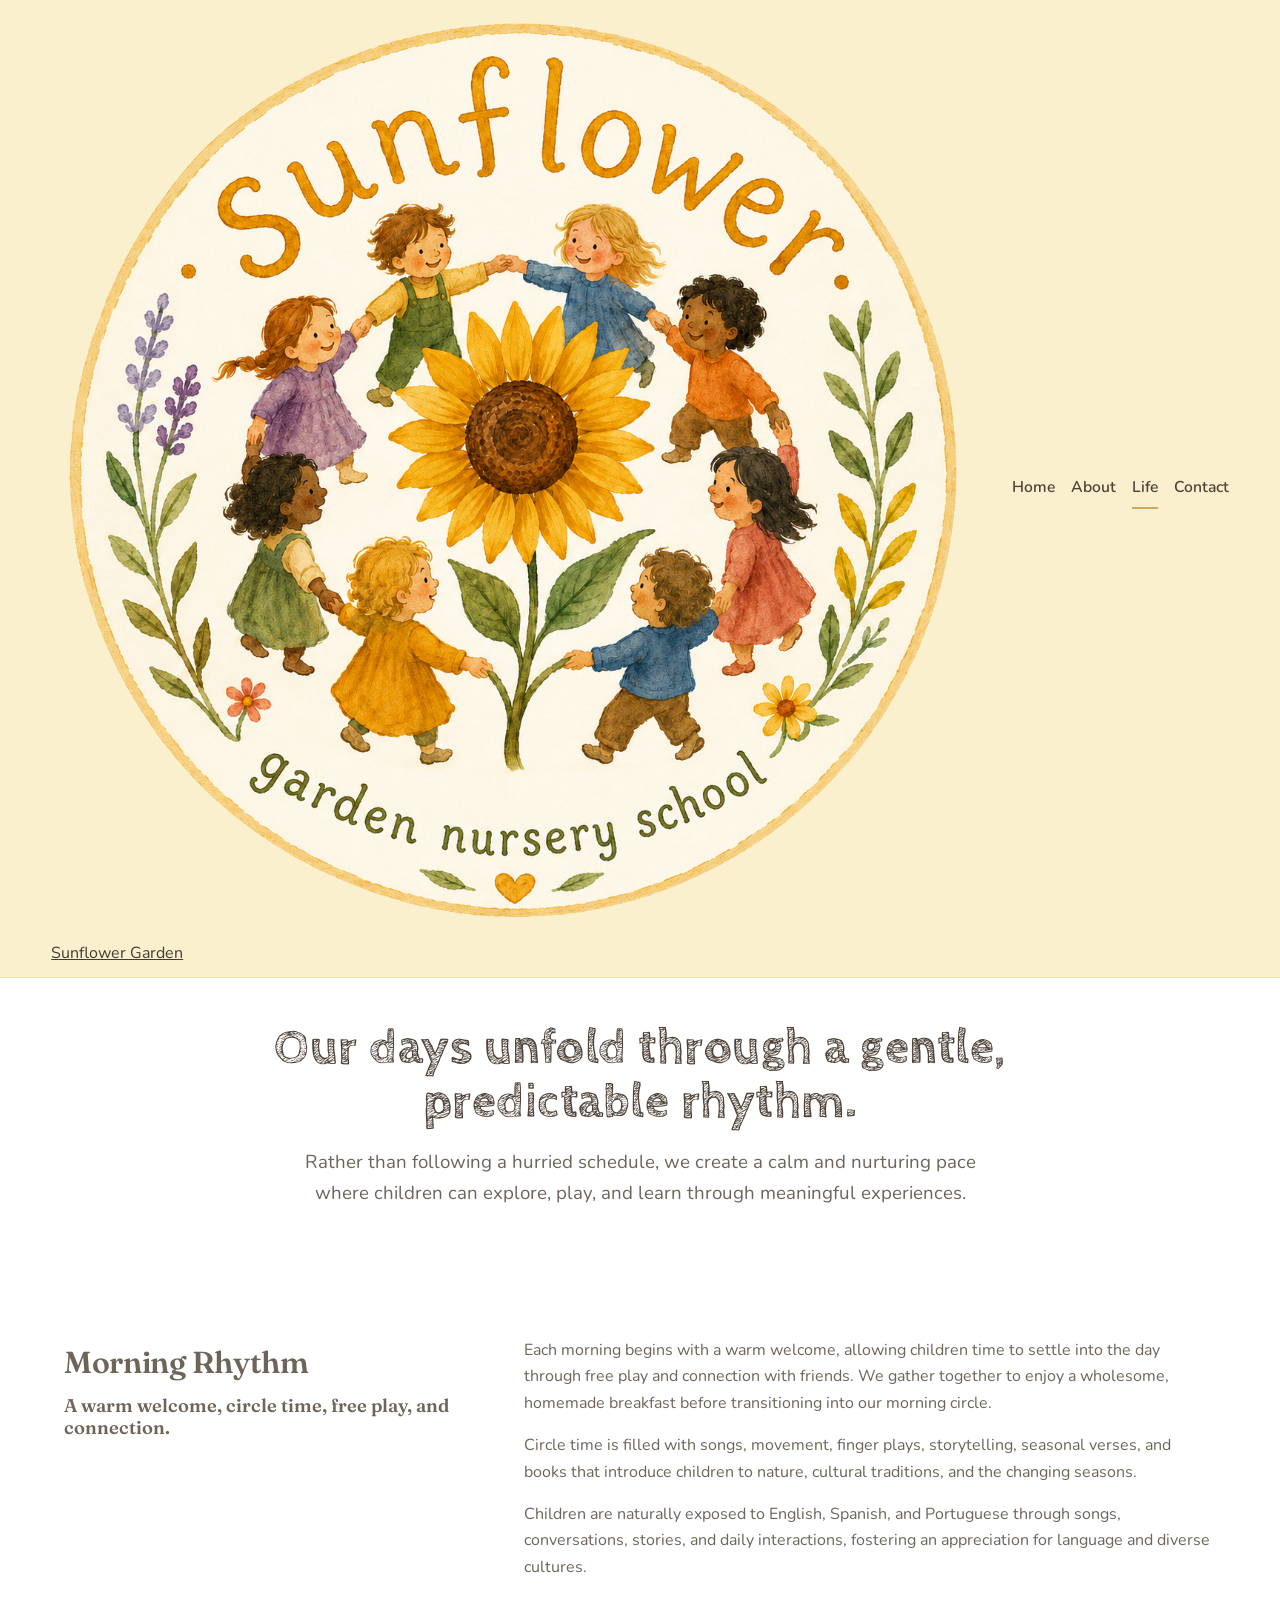
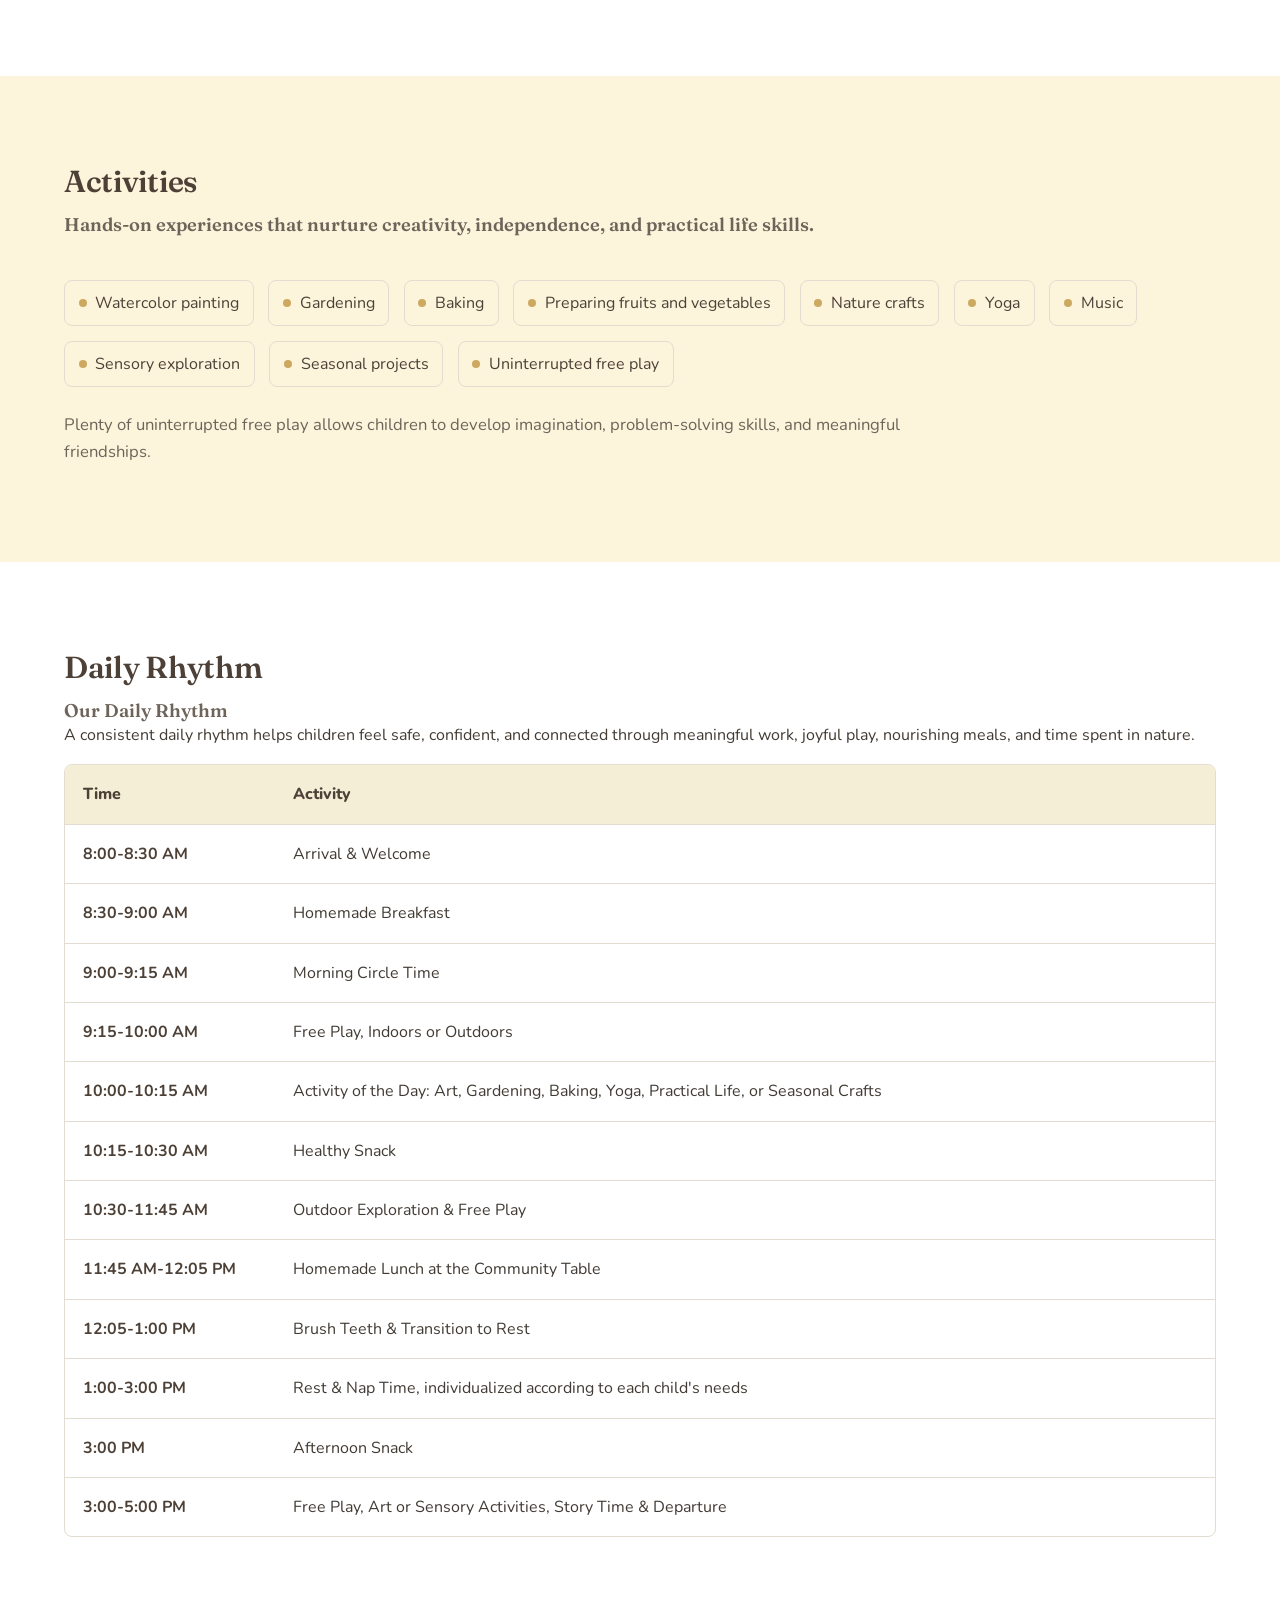
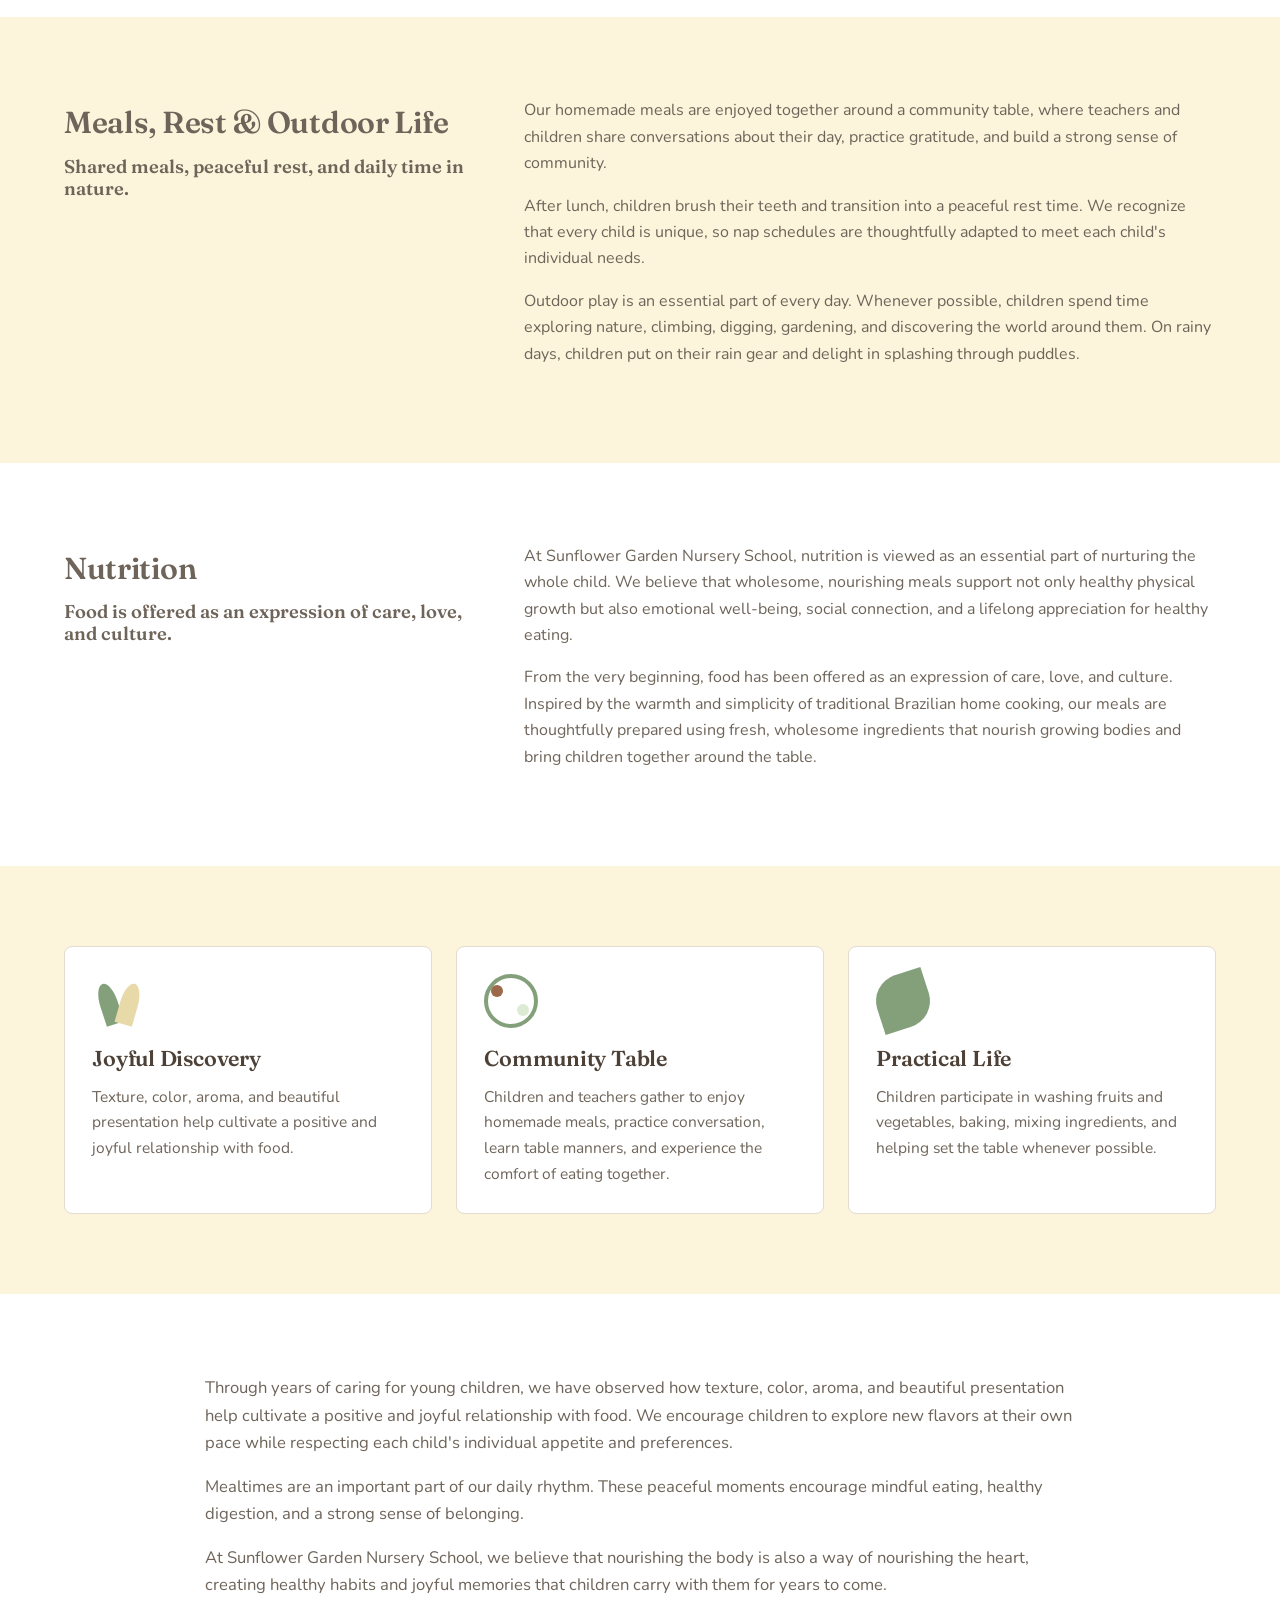
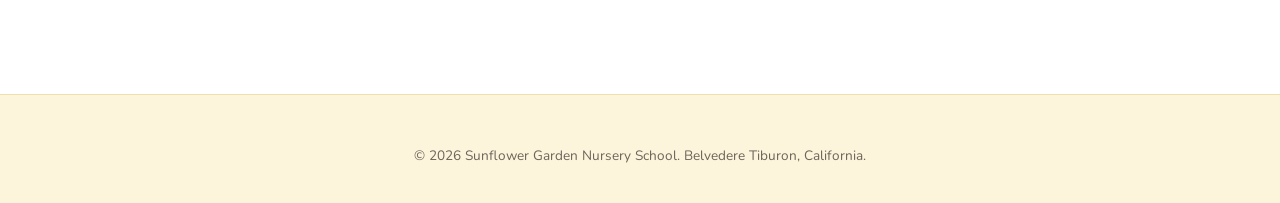
<file: life.html>
<!doctype html>
<html lang="en">
  <head>
    <meta charset="utf-8">
    <meta name="viewport" content="width=device-width, initial-scale=1">
    <title>Life at Sunflower Garden | Sunflower Garden Nursery School</title>
    <meta
      name="description"
      content="Explore the daily rhythm, play, homemade meals and nutrition, rest, outdoor time, and activities at Sunflower Garden Nursery School."
    >
    <link rel="icon" href="assets/sunflower-logo-refined.png">
    <link rel="stylesheet" href="styles.css">
  </head>
  <body>
    <a class="skip-link" href="#main">Skip to content</a>

    <header class="site-header">
      <a class="brand" href="index.html" aria-label="Sunflower Garden Nursery School home">
        <img src="assets/sunflower-logo-refined.png" alt="" class="brand-mark">
        <span>Sunflower Garden</span>
      </a>
      <button class="nav-toggle" type="button" aria-expanded="false" aria-controls="site-nav">
        <span class="sr-only">Open menu</span>
        <span class="nav-toggle-line"></span>
        <span class="nav-toggle-line"></span>
        <span class="nav-toggle-line"></span>
      </button>
      <nav class="site-nav" id="site-nav" aria-label="Primary navigation">
        <a href="index.html">Home</a>
        <a href="about.html">About</a>
        <a href="life.html" aria-current="page">Life</a>
        <a href="contact.html">Contact</a>
      </nav>
    </header>

    <main id="main">
      <section class="page-hero pastel-garden">
        <div class="page-hero-inner">
          <h1>Our days unfold through a gentle, predictable rhythm.</h1>
          <p class="hero-copy">
            Rather than following a hurried schedule, we create a calm and nurturing pace where
            children can explore, play, and learn through meaningful experiences.
          </p>
        </div>
      </section>

      <section class="section pastel-paper">
        <div class="section-shell split-copy">
          <div>
            <p class="section-label">Morning Rhythm</p>
            <h2>A warm welcome, circle time, free play, and connection.</h2>
          </div>
          <div>
            <p>
              Each morning begins with a warm welcome, allowing children time to settle into the day
              through free play and connection with friends. We gather together to enjoy a wholesome,
              homemade breakfast before transitioning into our morning circle.
            </p>
            <p>
              Circle time is filled with songs, movement, finger plays, storytelling, seasonal verses,
              and books that introduce children to nature, cultural traditions, and the changing
              seasons.
            </p>
            <p>
              Children are naturally exposed to English, Spanish, and Portuguese through songs,
              conversations, stories, and daily interactions, fostering an appreciation for language
              and diverse cultures.
            </p>
          </div>
        </div>
      </section>

      <section class="section pastel-sky">
        <div class="section-shell">
          <p class="section-label">Activities</p>
          <h2 class="section-heading">Hands-on experiences that nurture creativity, independence, and practical life skills.</h2>
          <div class="activity-list" aria-label="Daily activities">
            <span>Watercolor painting</span>
            <span>Gardening</span>
            <span>Baking</span>
            <span>Preparing fruits and vegetables</span>
            <span>Nature crafts</span>
            <span>Yoga</span>
            <span>Music</span>
            <span>Sensory exploration</span>
            <span>Seasonal projects</span>
            <span>Uninterrupted free play</span>
          </div>
          <p class="wide-copy">
            Plenty of uninterrupted free play allows children to develop imagination, problem-solving
            skills, and meaningful friendships.
          </p>
        </div>
      </section>

      <section class="section pastel-paper">
        <div class="section-shell rhythm-wrap">
          <div class="rhythm-intro">
            <p class="section-label">Daily Rhythm</p>
            <h2>Our Daily Rhythm</h2>
            <p>
              A consistent daily rhythm helps children feel safe, confident, and connected through
              meaningful work, joyful play, nourishing meals, and time spent in nature.
            </p>
          </div>
          <div class="table-scroll">
            <table>
              <thead>
                <tr>
                  <th>Time</th>
                  <th>Activity</th>
                </tr>
              </thead>
              <tbody>
                <tr>
                  <td>8:00-8:30 AM</td>
                  <td>Arrival &amp; Welcome</td>
                </tr>
                <tr>
                  <td>8:30-9:00 AM</td>
                  <td>Homemade Breakfast</td>
                </tr>
                <tr>
                  <td>9:00-9:15 AM</td>
                  <td>Morning Circle Time</td>
                </tr>
                <tr>
                  <td>9:15-10:00 AM</td>
                  <td>Free Play, Indoors or Outdoors</td>
                </tr>
                <tr>
                  <td>10:00-10:15 AM</td>
                  <td>Activity of the Day: Art, Gardening, Baking, Yoga, Practical Life, or Seasonal Crafts</td>
                </tr>
                <tr>
                  <td>10:15-10:30 AM</td>
                  <td>Healthy Snack</td>
                </tr>
                <tr>
                  <td>10:30-11:45 AM</td>
                  <td>Outdoor Exploration &amp; Free Play</td>
                </tr>
                <tr>
                  <td>11:45 AM-12:05 PM</td>
                  <td>Homemade Lunch at the Community Table</td>
                </tr>
                <tr>
                  <td>12:05-1:00 PM</td>
                  <td>Brush Teeth &amp; Transition to Rest</td>
                </tr>
                <tr>
                  <td>1:00-3:00 PM</td>
                  <td>Rest &amp; Nap Time, individualized according to each child's needs</td>
                </tr>
                <tr>
                  <td>3:00 PM</td>
                  <td>Afternoon Snack</td>
                </tr>
                <tr>
                  <td>3:00-5:00 PM</td>
                  <td>Free Play, Art or Sensory Activities, Story Time &amp; Departure</td>
                </tr>
              </tbody>
            </table>
          </div>
        </div>
      </section>

      <section class="section pastel-peach">
        <div class="section-shell split-copy">
          <div>
            <p class="section-label">Meals, Rest &amp; Outdoor Life</p>
            <h2>Shared meals, peaceful rest, and daily time in nature.</h2>
          </div>
          <div>
            <p>
              Our homemade meals are enjoyed together around a community table, where teachers and
              children share conversations about their day, practice gratitude, and build a strong
              sense of community.
            </p>
            <p>
              After lunch, children brush their teeth and transition into a peaceful rest time. We
              recognize that every child is unique, so nap schedules are thoughtfully adapted to meet
              each child's individual needs.
            </p>
            <p>
              Outdoor play is an essential part of every day. Whenever possible, children spend time
              exploring nature, climbing, digging, gardening, and discovering the world around them.
              On rainy days, children put on their rain gear and delight in splashing through puddles.
            </p>
          </div>
        </div>
      </section>

      <section class="section pastel-paper" id="nutrition">
        <div class="section-shell split-copy">
          <div>
            <p class="section-label">Nutrition</p>
            <h2>Food is offered as an expression of care, love, and culture.</h2>
          </div>
          <div>
            <p>
              At Sunflower Garden Nursery School, nutrition is viewed as an essential part of
              nurturing the whole child. We believe that wholesome, nourishing meals support not only
              healthy physical growth but also emotional well-being, social connection, and a lifelong
              appreciation for healthy eating.
            </p>
            <p>
              From the very beginning, food has been offered as an expression of care, love, and
              culture. Inspired by the warmth and simplicity of traditional Brazilian home cooking,
              our meals are thoughtfully prepared using fresh, wholesome ingredients that nourish
              growing bodies and bring children together around the table.
            </p>
          </div>
        </div>
      </section>

      <section class="section pastel-peach">
        <div class="section-shell feature-grid three">
          <article class="feature-card">
            <span class="feature-icon garden-icon" aria-hidden="true"></span>
            <h3>Joyful Discovery</h3>
            <p>
              Texture, color, aroma, and beautiful presentation help cultivate a positive and joyful
              relationship with food.
            </p>
          </article>
          <article class="feature-card">
            <span class="feature-icon circle-icon" aria-hidden="true"></span>
            <h3>Community Table</h3>
            <p>
              Children and teachers gather to enjoy homemade meals, practice conversation, learn
              table manners, and experience the comfort of eating together.
            </p>
          </article>
          <article class="feature-card">
            <span class="feature-icon leaf-icon" aria-hidden="true"></span>
            <h3>Practical Life</h3>
            <p>
              Children participate in washing fruits and vegetables, baking, mixing ingredients, and
              helping set the table whenever possible.
            </p>
          </article>
        </div>
      </section>

      <section class="section pastel-paper">
        <div class="section-shell wide-copy">
          <p>
            Through years of caring for young children, we have observed how texture, color, aroma,
            and beautiful presentation help cultivate a positive and joyful relationship with food.
            We encourage children to explore new flavors at their own pace while respecting each
            child's individual appetite and preferences.
          </p>
          <p>
            Mealtimes are an important part of our daily rhythm. These peaceful moments encourage
            mindful eating, healthy digestion, and a strong sense of belonging.
          </p>
          <p>
            At Sunflower Garden Nursery School, we believe that nourishing the body is also a way of
            nourishing the heart, creating healthy habits and joyful memories that children carry
            with them for years to come.
          </p>
        </div>
      </section>

    </main>

    <footer class="site-footer">
      <p>&copy; <span data-year></span> Sunflower Garden Nursery School. Belvedere Tiburon, California.</p>
    </footer>

    <script src="script.js"></script>
  </body>
</html>
</file>
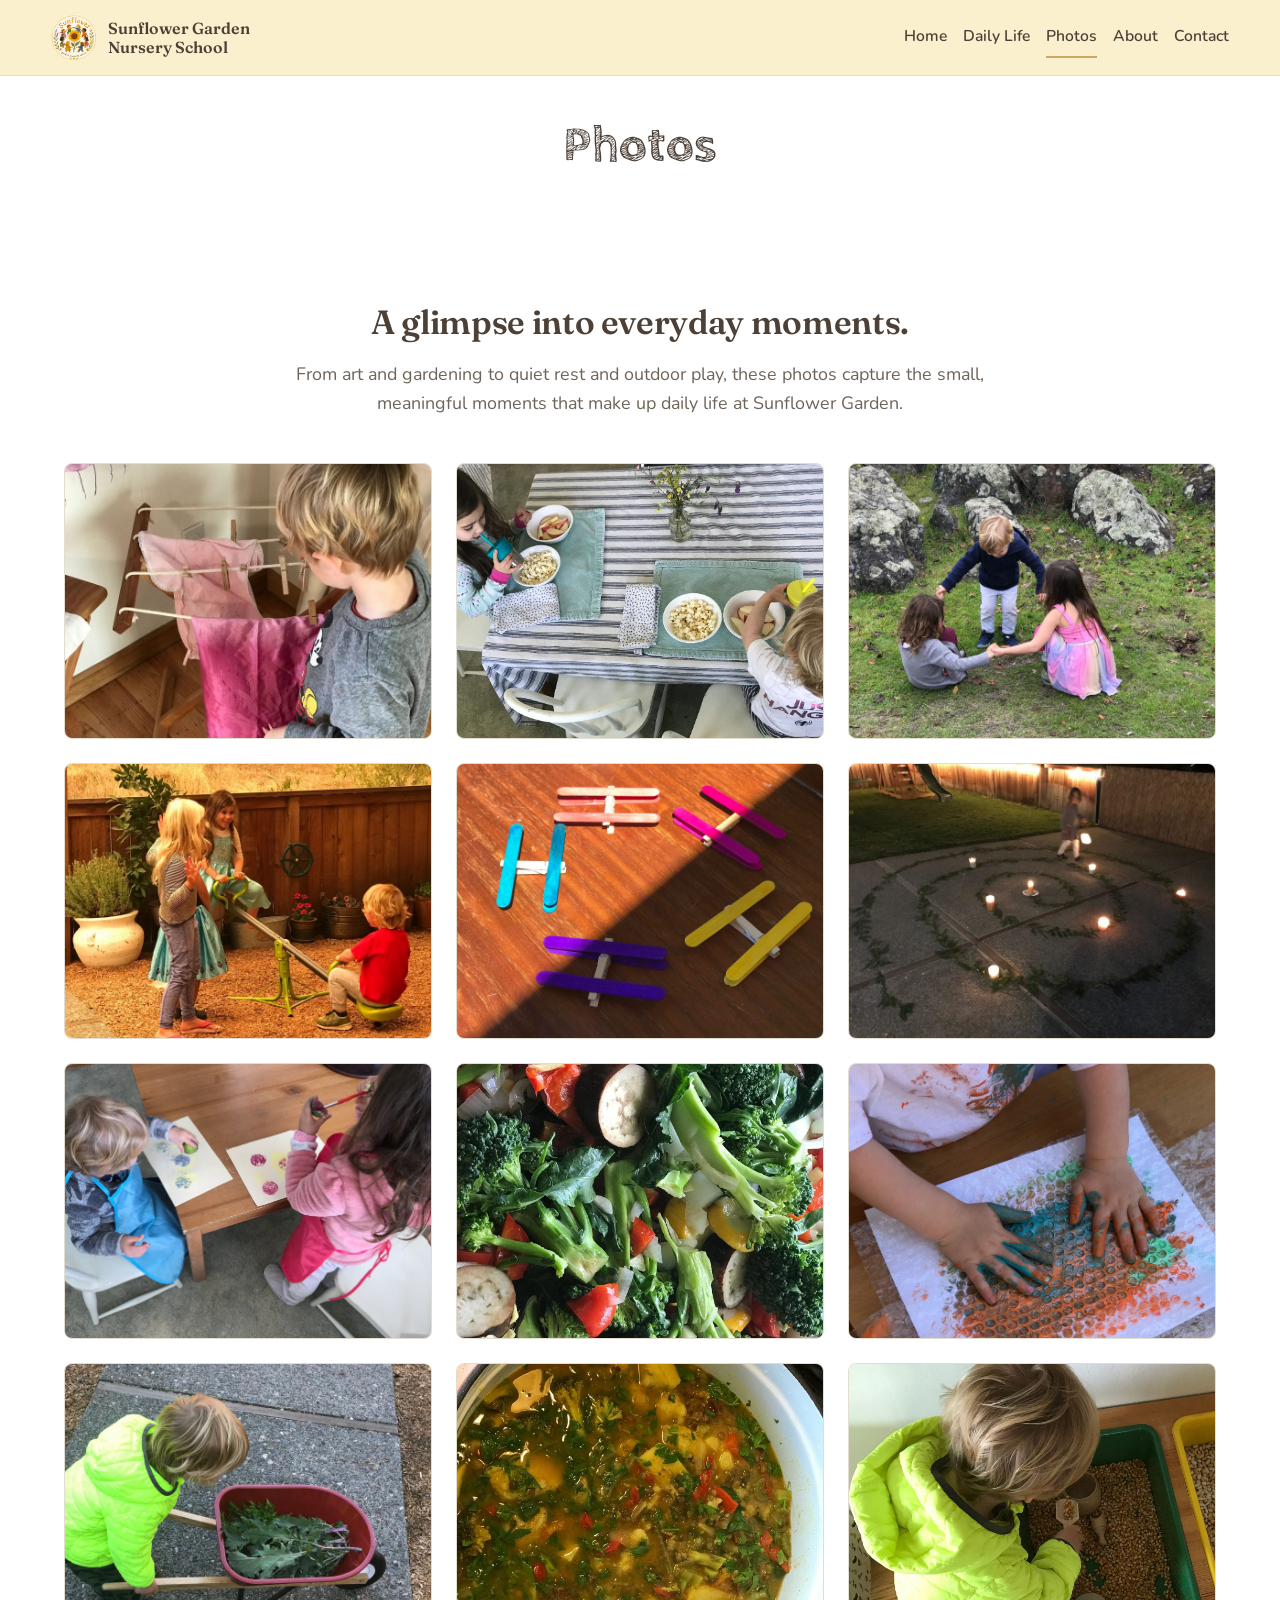
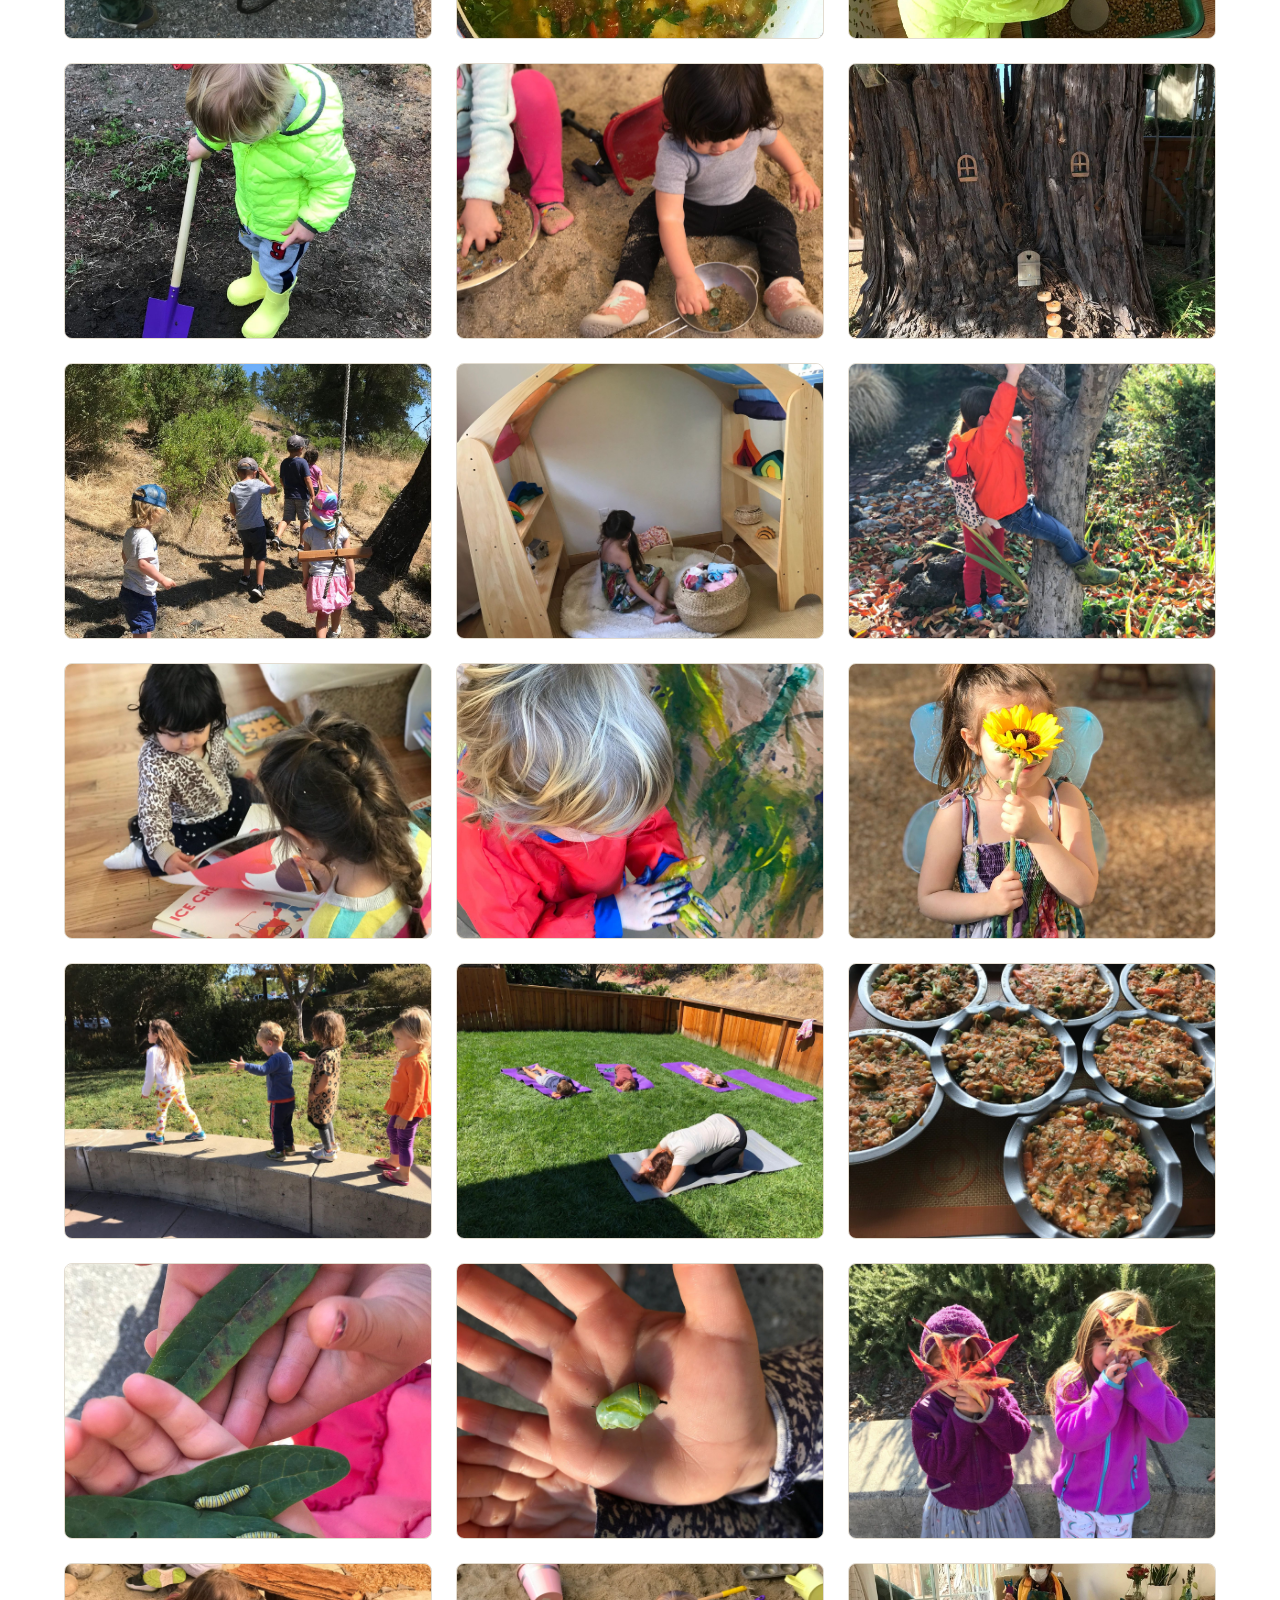
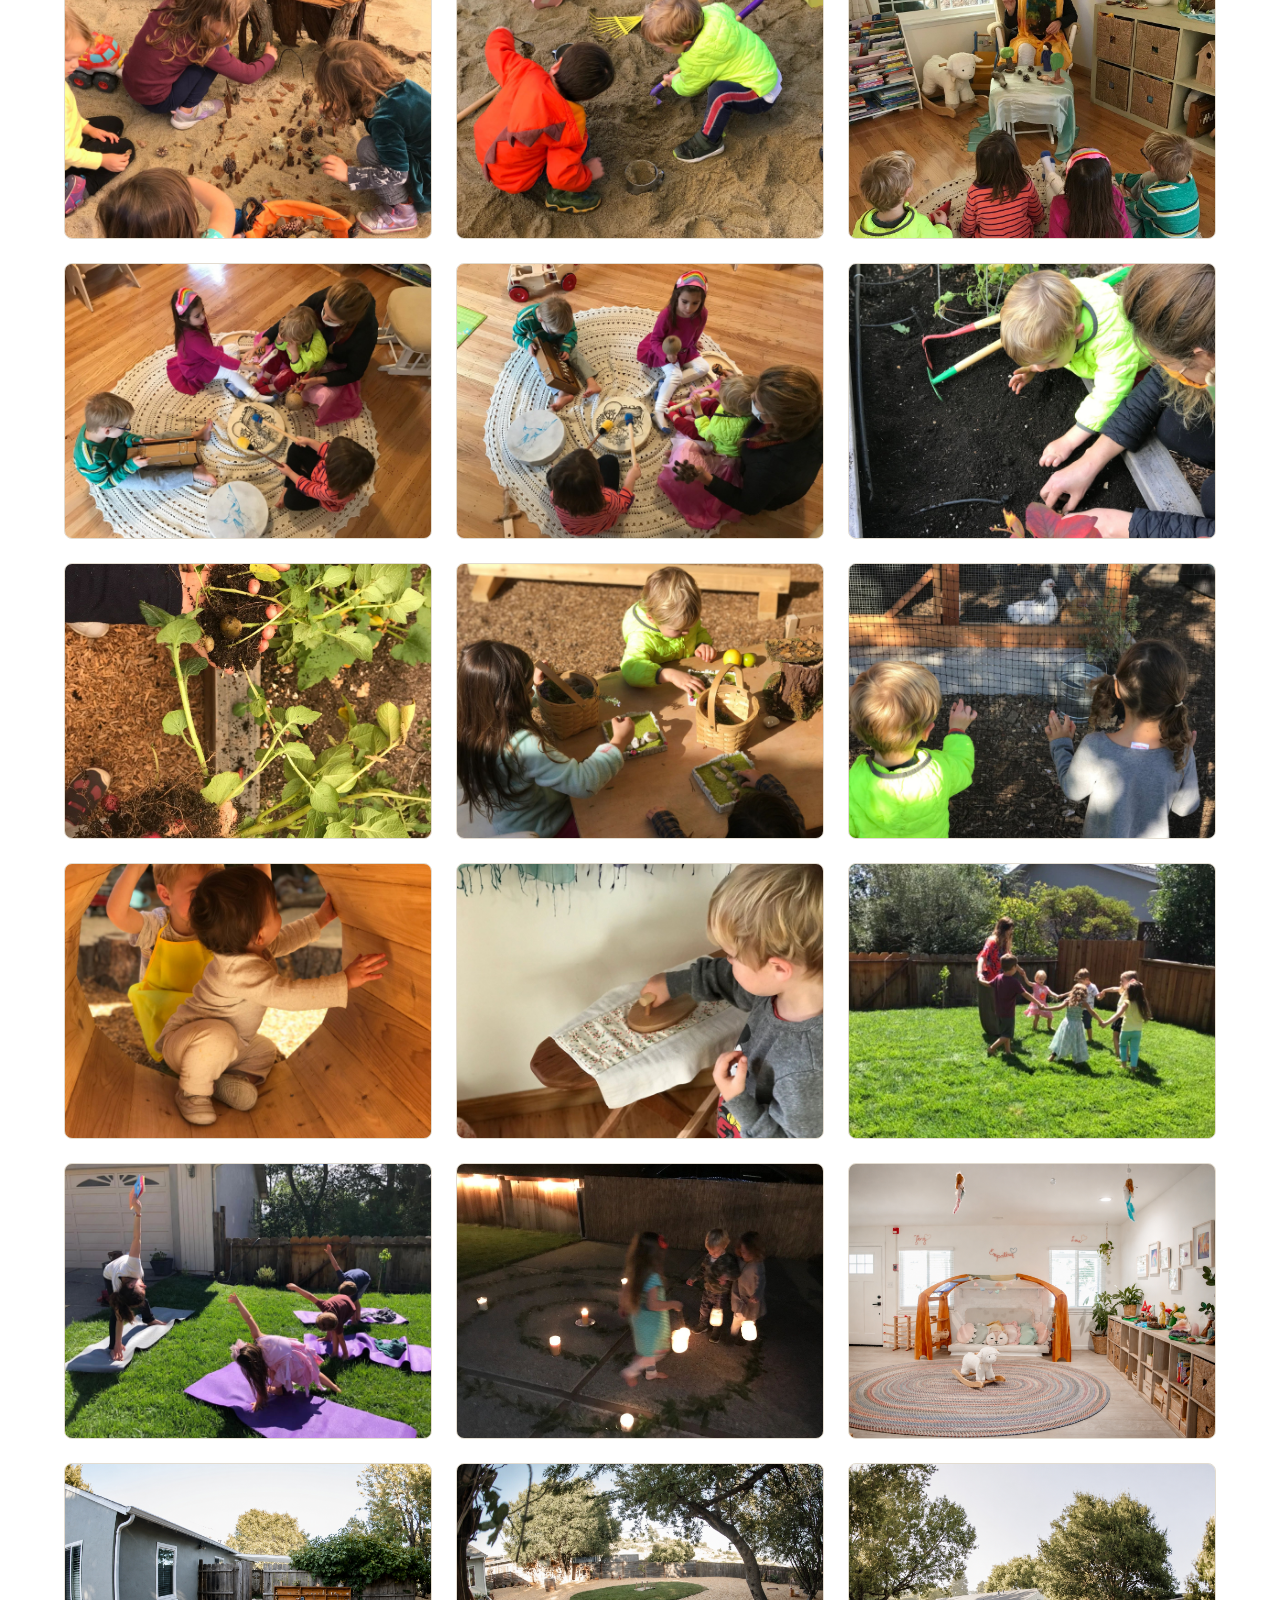
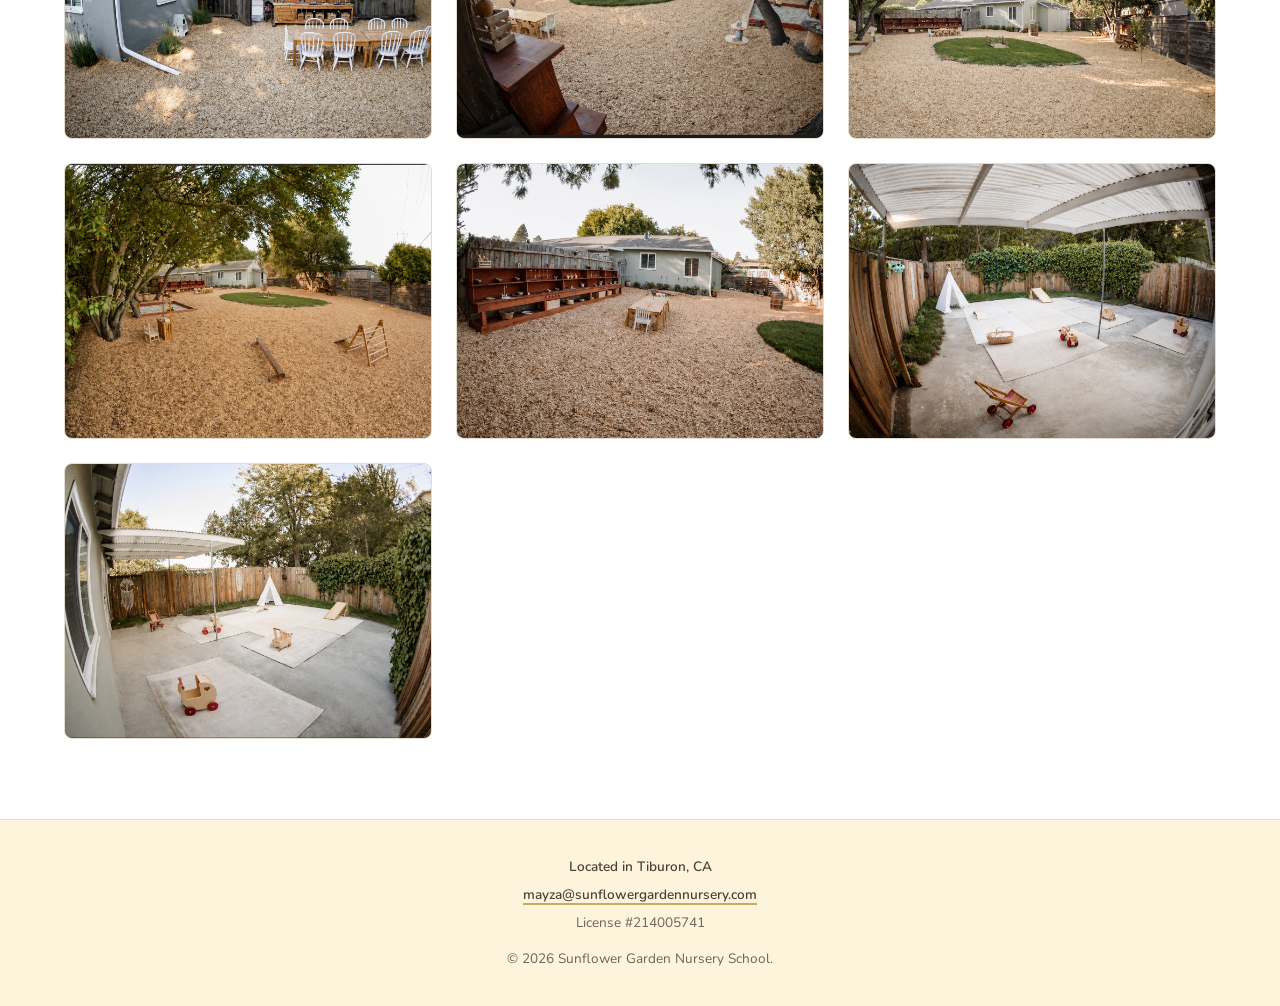
<file: photos.html>
<!doctype html>
<html lang="en">
  <head>
    <meta charset="utf-8">
    <meta name="viewport" content="width=device-width, initial-scale=1">
    <meta name="theme-color" content="#fbf0cd">
    <title>Photos of Daily Life | Sunflower Garden Nursery School</title>
    <meta
      name="description"
      content="See everyday moments of play, art, meals, gardening, and outdoor exploration at Sunflower Garden Nursery School."
    >
    <link rel="icon" href="assets/sunflower-logo-refined.png">
    <link rel="stylesheet" href="styles.css">
  </head>
  <body>
    <a class="skip-link" href="#main">Skip to content</a>

    <header class="site-header">
      <a class="header-brand" href="index.html" aria-label="Sunflower Garden Nursery School home">
        <img src="assets/sunflower-logo-refined.png" alt="">
        <span>Sunflower Garden Nursery School</span>
      </a>
      <button class="nav-toggle" type="button" aria-expanded="false" aria-controls="site-nav">
        <span class="sr-only">Open menu</span>
        <span class="nav-toggle-line"></span>
        <span class="nav-toggle-line"></span>
        <span class="nav-toggle-line"></span>
      </button>
      <nav class="site-nav" id="site-nav" aria-label="Primary navigation">
        <a href="index.html">Home</a>
        <a href="daily-life.html">Daily Life</a>
        <a href="photos.html" aria-current="page">Photos</a>
        <a href="about.html">About</a>
        <a href="contact.html">Contact</a>
      </nav>
    </header>

    <main id="main">
      <section class="page-hero pastel-sky">
        <div class="page-hero-inner">
          <h1>Photos</h1>
        </div>
      </section>

      <section class="section gallery-section pastel-paper">
        <div class="section-shell">
          <div class="center-heading">
            <h2>A glimpse into everyday moments.</h2>
            <p class="lead-copy">
              From art and gardening to quiet rest and outdoor play, these photos capture the small,
              meaningful moments that make up daily life at Sunflower Garden.
            </p>
          </div>
          <div class="photo-grid" aria-label="Photo gallery">
            <button type="button" class="photo-tile">
              <img src="assets/gallery/gallery-hanging-laundry.jpeg" alt="A child helping hang laundry to dry" loading="lazy">
            </button>
            <button type="button" class="photo-tile">
              <img src="assets/gallery/gallery-family-table.jpg" alt="Children gathered around the table for a meal" loading="lazy">
            </button>
            <button type="button" class="photo-tile">
              <img src="assets/gallery/gallery-circle-outdoors.jpeg" alt="Children sitting together outdoors on rocks" loading="lazy">
            </button>
            <button type="button" class="photo-tile">
              <img src="assets/gallery/gallery-flower-dressup.jpeg" alt="A child in a flower headpiece playing outdoors" loading="lazy">
            </button>
            <button type="button" class="photo-tile">
              <img src="assets/gallery/gallery-craft-sticks.jpeg" alt="Colorful craft stick and clothespin shapes" loading="lazy">
            </button>
            <button type="button" class="photo-tile">
              <img src="assets/gallery/gallery-lantern-walk-night.jpeg" alt="Children on an evening lantern walk around a candlelit spiral" loading="lazy">
            </button>
            <button type="button" class="photo-tile">
              <img src="assets/gallery/activities-4.jpg" alt="Two children painting with fruit stamps" loading="lazy">
            </button>
            <button type="button" class="photo-tile">
              <img src="assets/gallery/gallery-veggie-prep.jpeg" alt="A bowl of freshly prepared vegetables" loading="lazy">
            </button>
            <button type="button" class="photo-tile">
              <img src="assets/gallery/gallery-finger-painting.jpg" alt="A child finger painting on a large canvas" loading="lazy">
            </button>
            <button type="button" class="photo-tile">
              <img src="assets/gallery/gallery-wheelbarrow.jpg" alt="A child pushing a wheelbarrow of garden greens" loading="lazy">
            </button>
            <button type="button" class="photo-tile">
              <img src="assets/gallery/gallery-soup.jpg" alt="A pot of homemade vegetable soup" loading="lazy">
            </button>
            <button type="button" class="photo-tile">
              <img src="assets/gallery/gallery-sensory-bin.jpg" alt="A child exploring a sensory bin" loading="lazy">
            </button>
            <button type="button" class="photo-tile">
              <img src="assets/gallery/gallery-gardening.jpg" alt="A child gardening with a small shovel" loading="lazy">
            </button>
            <button type="button" class="photo-tile">
              <img src="assets/gallery/gallery-sand-play.jpeg" alt="Children playing with sand and mud in bowls" loading="lazy">
            </button>
            <button type="button" class="photo-tile">
              <img src="assets/gallery/gallery-tree-bark-nature.jpg" alt="Natural treasures tucked into tree bark" loading="lazy">
            </button>
            <button type="button" class="photo-tile">
              <img src="assets/gallery/activities-7.jpeg" alt="Children on a nature walk outdoors" loading="lazy">
            </button>
            <button type="button" class="photo-tile">
              <img src="assets/gallery/gallery-reading-nook.jpg" alt="A cozy reading nook with toys" loading="lazy">
            </button>
            <button type="button" class="photo-tile">
              <img src="assets/gallery/gallery-tree-climbing.jpeg" alt="A child climbing a tree outdoors" loading="lazy">
            </button>
            <button type="button" class="photo-tile">
              <img src="assets/gallery/gallery-reading-together.jpeg" alt="Two children reading a book together" loading="lazy">
            </button>
            <button type="button" class="photo-tile">
              <img src="assets/gallery/gallery-window-painting.jpg" alt="A child painting at a window easel" loading="lazy">
            </button>
            <button type="button" class="photo-tile">
              <img src="assets/gallery/gallery-sunflower-wings.jpg" alt="A child dressed up with fairy wings and a sunflower" loading="lazy">
            </button>
            <button type="button" class="photo-tile">
              <img src="assets/gallery/gallery-walking-path.jpeg" alt="Children walking together along a garden path" loading="lazy">
            </button>
            <button type="button" class="photo-tile">
              <img src="assets/gallery/gallery-yoga-outdoors.jpeg" alt="A teacher and children doing yoga together outdoors" loading="lazy">
            </button>
            <button type="button" class="photo-tile">
              <img src="assets/gallery/gallery-baking-muffins.jpeg" alt="Trays of homemade muffins ready to bake" loading="lazy">
            </button>
            <button type="button" class="photo-tile">
              <img src="assets/gallery/gallery-caterpillars-leaves.jpeg" alt="A child holding a leaf with monarch caterpillars" loading="lazy" width="1200" height="1600">
            </button>
            <button type="button" class="photo-tile">
              <img src="assets/gallery/gallery-chrysalis-hand.jpeg" alt="A child cupping a green chrysalis in their hand" loading="lazy" width="1600" height="1200">
            </button>
            <button type="button" class="photo-tile">
              <img src="assets/gallery/gallery-autumn-leaves-faces.jpeg" alt="Two children holding colorful autumn leaves up to their faces" loading="lazy" width="1600" height="1200">
            </button>
            <button type="button" class="photo-tile">
              <img src="assets/gallery/gallery-pinecone-treasures.jpeg" alt="Children exploring pinecones and natural treasures on the ground" loading="lazy" width="1600" height="1200">
            </button>
            <button type="button" class="photo-tile">
              <img src="assets/gallery/gallery-sandbox-digging.jpeg" alt="Two children digging in the sandbox with rakes and tools" loading="lazy" width="1600" height="1200">
            </button>
            <button type="button" class="photo-tile">
              <img src="assets/gallery/gallery-circle-time-rug.jpeg" alt="A teacher and children gathered for circle time on a round rug" loading="lazy" width="1200" height="1600">
            </button>
            <button type="button" class="photo-tile">
              <img src="assets/gallery/gallery-music-circle.jpeg" alt="Children and their teacher making music together on a round rug" loading="lazy" width="1600" height="1200">
            </button>
            <button type="button" class="photo-tile">
              <img src="assets/gallery/gallery-music-circle-drums.jpeg" alt="Children playing hand drums with their teacher on a round rug" loading="lazy" width="1600" height="1200">
            </button>
            <button type="button" class="photo-tile">
              <img src="assets/gallery/gallery-planting-garden.jpeg" alt="A teacher and child planting seedlings in the garden bed" loading="lazy" width="1600" height="1200">
            </button>
            <button type="button" class="photo-tile">
              <img src="assets/gallery/gallery-harvesting-potatoes.jpeg" alt="Lifting fresh potatoes and greens from the garden soil" loading="lazy" width="1200" height="1600">
            </button>
            <button type="button" class="photo-tile">
              <img src="assets/gallery/gallery-fairy-garden-play.jpeg" alt="Children arranging little fairy-garden trays with moss and stones" loading="lazy" width="1600" height="1200">
            </button>
            <button type="button" class="photo-tile">
              <img src="assets/gallery/gallery-watching-chickens.jpeg" alt="Two children watching chickens in the coop" loading="lazy" width="1600" height="1200">
            </button>
            <button type="button" class="photo-tile">
              <img src="assets/gallery/gallery-wooden-tunnel-peek.jpeg" alt="Two children peeking through a wooden play structure outdoors" loading="lazy" width="1600" height="1200">
            </button>
            <button type="button" class="photo-tile">
              <img src="assets/gallery/gallery-practical-life-table.jpeg" alt="A child working with wooden tools at a practical-life table" loading="lazy" width="1600" height="1200">
            </button>
            <button type="button" class="photo-tile">
              <img src="assets/gallery/gallery-ring-game-lawn.jpeg" alt="Children and a teacher playing a ring game on the grass" loading="lazy" width="1242" height="949">
            </button>
            <button type="button" class="photo-tile">
              <img src="assets/gallery/gallery-yoga-lawn.jpeg" alt="Children doing yoga poses on mats in the garden" loading="lazy" width="1600" height="1200">
            </button>
            <button type="button" class="photo-tile">
              <img src="assets/gallery/gallery-lantern-spiral-night.jpeg" alt="Children walking a candlelit lantern spiral at night" loading="lazy" width="1600" height="1069">
            </button>
            <button type="button" class="photo-tile">
              <img src="assets/gallery/gallery-playroom-canopy-warm.png" alt="The indoor playroom with a wooden canopy daybed, lamb rocker, and round braided rug" loading="lazy" width="1548" height="1016">
            </button>
            <button type="button" class="photo-tile">
              <img src="assets/gallery/gallery-yard-dining-table-warm.png" alt="The outdoor play yard with a long wooden table and the mud kitchen along the fence" loading="lazy" width="1548" height="1016">
            </button>
            <button type="button" class="photo-tile">
              <img src="assets/gallery/gallery-yard-grass-circle-warm.png" alt="The wood-chip play yard with a grass circle and natural play areas" loading="lazy" width="1526" height="1031">
            </button>
            <button type="button" class="photo-tile">
              <img src="assets/gallery/gallery-backyard-view-warm.png" alt="A wide view of the backyard with trees, a grass circle, and wood-chip play areas" loading="lazy" width="1547" height="1017">
            </button>
            <button type="button" class="photo-tile">
              <img src="assets/gallery/gallery-yard-balance-beam-warm.png" alt="The play yard with wooden balance beams and a climbing ladder on the wood chips" loading="lazy" width="1532" height="1027">
            </button>
            <button type="button" class="photo-tile">
              <img src="assets/gallery/gallery-mud-kitchen-warm.png" alt="The outdoor mud kitchen shelf and a child-sized table in the yard" loading="lazy" width="1564" height="1006">
            </button>
            <button type="button" class="photo-tile">
              <img src="assets/gallery/gallery-patio-teepee-warm.png" alt="The covered patio play area with a canvas teepee, play mats, and wooden toys" loading="lazy" width="1539" height="1022">
            </button>
            <button type="button" class="photo-tile">
              <img src="assets/gallery/gallery-patio-play-warm.png" alt="The covered patio with a teepee, play mats, and wooden push carts" loading="lazy" width="1541" height="1020">
            </button>
          </div>

          <div class="lightbox" id="lightbox" hidden>
            <button type="button" class="lightbox-close" aria-label="Close">&times;</button>
            <button type="button" class="lightbox-prev" aria-label="Previous photo">&#8249;</button>
            <img class="lightbox-image" alt="">
            <button type="button" class="lightbox-next" aria-label="Next photo">&#8250;</button>
          </div>
        </div>
      </section>
    </main>

    <footer class="site-footer">
      <p class="footer-contact">Located in Tiburon, CA</p>
      <p class="footer-contact">
        <a href="mailto:mayza@sunflowergardennursery.com">mayza@sunflowergardennursery.com</a>
      </p>
      <p class="footer-license">License #214005741</p>
      <p>&copy; <span data-year></span> Sunflower Garden Nursery School.</p>
    </footer>

    <script src="script.js"></script>
  </body>
</html>
</file>
<file: styles.css>
@import url("https://fonts.googleapis.com/css2?family=Cabin+Sketch:wght@400;700&family=Fraunces:opsz,wght@9..144,500;9..144,600;9..144,700&family=Nunito:wght@400;500;600;700;800&display=swap");

:root {
  color-scheme: light;
  --cream: #ffffff;
  --paper: #ffffff;
  --panel-yellow: #fdf4dc;
  --header-yellow: #fbf0cd;
  --header-line: #efdfa9;
  --butter: #e8d9a8;
  --butter-light: #f5eed7;
  --peach: #ddbfa3;
  --peach-light: #f5ebe0;
  --rose: #d9c2b8;
  --rose-light: #ffe7db;
  --sage: #d9b65f;
  --sage-light: #fff0d6;
  --sage-wash: #edf3e7;
  --pastel-green: #dcebd4;
  --pastel-green-deep: #83a07a;
  --sky: #f3c995;
  --sky-light: #fff0d6;
  --line: #e3dcd0;
  --olive: #8f6a4c;
  --olive-dark: #4d4137;
  --leaf-muted: #b89574;
  --terracotta: #9c6a4a;
  --sun: #cda860;
  --ink: #423b34;
  --muted: #6e6459;
  --shadow: 0 10px 24px rgba(101, 65, 38, 0.08);
  --max: 1160px;
}

* {
  box-sizing: border-box;
}

html {
  scroll-behavior: smooth;
}

body {
  display: flex;
  flex-direction: column;
  min-height: 100vh;
  margin: 0;
  background: var(--cream);
  color: var(--ink);
  font-family: "Nunito", "Trebuchet MS", Arial, sans-serif;
  font-size: 16px;
  line-height: 1.65;
}

body.nav-open {
  overflow: hidden;
}

img {
  display: block;
  max-width: 100%;
}

a {
  color: inherit;
}

p {
  margin: 0 0 1rem;
}

h1,
h2,
h3 {
  margin: 0;
  color: var(--olive-dark);
  font-family: inherit;
  font-weight: 800;
  line-height: 1.2;
  letter-spacing: -0.01em;
}

h1 {
  max-width: 860px;
  margin-inline: auto;
  font-size: 3.05rem;
}

h2,
h3 {
  font-family: "Fraunces", Georgia, "Times New Roman", serif;
  font-optical-sizing: auto;
  font-weight: 600;
}

h2 {
  font-size: 2.1rem;
}

h3 {
  font-size: 1.35rem;
}

sup {
  font-size: 0.7em;
}

.skip-link,
.sr-only {
  position: absolute;
  width: 1px;
  height: 1px;
  padding: 0;
  overflow: hidden;
  clip: rect(0, 0, 0, 0);
  white-space: nowrap;
  border: 0;
}

.skip-link:focus {
  z-index: 20;
  width: auto;
  height: auto;
  left: 1rem;
  top: 1rem;
  clip: auto;
  padding: 0.7rem 1rem;
  background: var(--olive-dark);
  color: white;
}

.site-header {
  position: sticky;
  top: 0;
  z-index: 10;
  display: flex;
  align-items: center;
  justify-content: space-between;
  gap: 2rem;
  min-height: 76px;
  padding: 0.7rem 4vw;
  background: var(--header-yellow);
  border-bottom: 1px solid var(--header-line);
}

main {
  flex: 1;
}

.header-brand {
  display: inline-flex;
  align-items: center;
  gap: 0.65rem;
  color: var(--olive-dark);
  font-family: "Fraunces", Georgia, "Times New Roman", serif;
  font-size: 1rem;
  font-weight: 600;
  line-height: 1.15;
  text-decoration: none;
}

.header-brand img {
  width: 46px;
  height: 46px;
  object-fit: contain;
}

.header-brand span {
  max-width: 170px;
}

.site-nav {
  display: flex;
  align-items: center;
  gap: 1rem;
  color: var(--olive-dark);
  font-size: 0.98rem;
  font-weight: 600;
}

.site-nav a {
  display: inline-flex;
  align-items: center;
  min-height: 40px;
  text-decoration: none;
  border-bottom: 2px solid transparent;
}

.site-nav a:hover,
.site-nav a:focus-visible,
.site-nav a[aria-current="page"] {
  border-color: var(--sun);
}

.nav-toggle {
  display: none;
  position: absolute;
  right: 4vw;
  top: 50%;
  transform: translateY(-50%);
  width: 44px;
  height: 44px;
  border: 1px solid var(--line);
  border-radius: 8px;
  background: var(--paper);
  color: var(--olive-dark);
  cursor: pointer;
}

.nav-toggle-line {
  display: block;
  width: 20px;
  height: 2px;
  margin: 4px auto;
  background: currentColor;
}

.home-hero,
.page-hero {
  position: relative;
  display: grid;
  align-items: center;
  overflow: hidden;
}

.home-hero {
  min-height: 0;
  padding: 3.25rem 5vw 4rem;
  background: #ffffff;
}

.home-hero::before,
.page-hero::before {
  display: none;
}

.home-hero-inner,
.page-hero-inner {
  position: relative;
  z-index: 1;
  width: min(100%, var(--max));
  margin: 0 auto;
  text-align: center;
}

.page-hero {
  min-height: 0;
  padding: 2.75rem 5vw 3rem;
  background: #ffffff;
}

.page-hero.pastel-garden,
.page-hero.pastel-sky,
.page-hero.pastel-peach,
.page-hero.pastel-yellow,
.page-hero.pastel-rose,
.page-hero.pastel-paper {
  background: #ffffff;
}

/* Cabin Sketch is reserved for the headline directly beneath the logo. */
.home-hero h1,
.page-hero h1 {
  font-family: "Cabin Sketch", "Segoe Print", "Comic Sans MS", cursive;
  font-weight: 700;
  line-height: 1.1;
  letter-spacing: 0.01em;
}

.hero-logo {
  width: 340px;
  height: 340px;
  margin: 0 auto 1.25rem;
  object-fit: contain;
}

.inset-photo {
  width: 100%;
  aspect-ratio: 4 / 3;
  margin-top: 1.5rem;
  border-radius: 8px;
  object-fit: cover;
  box-shadow: var(--shadow);
}

.map-embed {
  overflow: hidden;
  width: 100%;
  max-width: 760px;
  aspect-ratio: 16 / 9;
  margin: 0 auto;
  border: 1px solid var(--line);
  border-radius: 12px;
  box-shadow: var(--shadow);
}

.map-embed iframe {
  width: 100%;
  height: 100%;
  border: 0;
}

.section-label {
  margin: 0 0 0.5rem;
  color: var(--olive-dark);
  font-family: "Fraunces", Georgia, "Times New Roman", serif;
  font-optical-sizing: auto;
  font-size: 1.9rem;
  font-weight: 600;
  letter-spacing: -0.01em;
}

/* The sentence that follows a section-label reads as its subheading, so it
   should be visually quieter than the label itself. */
.section-label + h2 {
  color: var(--muted);
  font-size: 1.15rem;
  font-weight: 600;
  letter-spacing: normal;
}

.label-icon {
  display: flex;
  align-items: flex-start;
  gap: 1rem;
}

.label-icon .feature-icon {
  flex: none;
  margin-top: 0.2rem;
}

.hero-copy {
  max-width: 720px;
  margin: 1.1rem auto 0;
  color: var(--muted);
  font-size: 1.17rem;
}

/* Page headline + subtext relocated out of the hero, above the first block. */
.lead-copy {
  max-width: 720px;
  margin: 1.1rem auto 0;
  color: var(--muted);
  font-size: 1.12rem;
}

.center-heading .lead-copy {
  margin-bottom: 0;
}

.section {
  padding: 5rem 5vw;
}

.section-shell {
  width: min(100%, var(--max));
  margin: 0 auto;
}

.section-heading {
  max-width: 760px;
  margin-bottom: 2.75rem;
}

.center-heading {
  max-width: 760px;
  margin: 0 auto 2.75rem;
  text-align: center;
}

.center-heading h2 {
  margin-bottom: 0;
}

.fact-strip {
  display: grid;
  grid-template-columns: repeat(4, 1fr);
  gap: 1rem;
  border: 0;
  background: transparent;
  margin: 0;
}

.fact-strip div {
  display: block;
  min-width: 0;
  padding: 1.5rem 1.4rem;
  border: 1px solid var(--header-line);
  border-radius: 16px;
  background: var(--paper);
}

.fact-strip dt {
  margin-bottom: 0.45rem;
  color: var(--terracotta);
  font-size: 0.8rem;
  font-weight: 800;
  letter-spacing: 0.08em;
  text-transform: uppercase;
}

.fact-strip dd {
  color: var(--olive-dark);
  font-family: "Fraunces", Georgia, "Times New Roman", serif;
  font-size: 1.08rem;
  font-weight: 600;
  line-height: 1.45;
  text-align: left;
}

.step-list {
  display: grid;
  grid-template-columns: repeat(3, 1fr);
  gap: 1rem;
  margin: 0;
  padding: 0;
  list-style: none;
}

.step-list li {
  display: flex;
  gap: 1rem;
  padding: 1.5rem;
  border: 1px solid var(--header-line);
  border-radius: 16px;
  background: var(--panel-yellow);
}

.step-list li > span {
  display: grid;
  flex: 0 0 2.25rem;
  width: 2.25rem;
  height: 2.25rem;
  place-items: center;
  border-radius: 50%;
  background: var(--header-yellow);
  color: var(--olive-dark);
  font-weight: 800;
}

.step-list h3 {
  margin-bottom: 0.45rem;
  font-size: 1.2rem;
}

.step-list p {
  margin: 0;
  color: var(--muted);
}

.center-action {
  margin: 2rem 0 0;
  text-align: center;
}

.pastel-paper,
.pastel-rose {
  background: #ffffff;
}

.pastel-garden,
.pastel-sky,
.pastel-peach,
.pastel-yellow {
  background: var(--panel-yellow);
}

.pastel-sage {
  background: var(--sage-wash);
}

.intro-grid,
.story-grid,
.split-copy,
.schedule-wrap,
.enrollment-grid,
.contact-grid {
  display: grid;
  gap: 2.75rem;
  align-items: start;
}

.intro-grid {
  grid-template-columns: minmax(0, 1.35fr) minmax(280px, 0.75fr);
}

.story-grid,
.enrollment-grid,
.contact-grid {
  grid-template-columns: 1fr 1fr;
}

.split-copy,
.schedule-wrap {
  grid-template-columns: minmax(240px, 0.75fr) minmax(0, 1.25fr);
}

.intro-grid h2,
.story-block h2,
.split-copy h2,
.schedule-intro h2,
.program-card h2 {
  margin-bottom: 1.1rem;
}

.intro-grid p,
.story-block p,
.split-copy p,
.wide-copy,
.wide-copy p,
.program-card p,
.feature-card p,
.schedule-intro p {
  color: var(--muted);
}

.quiet-panel,
.program-card,
.feature-card {
  border: 1px solid var(--line);
  border-radius: 8px;
  background: var(--paper);
  box-shadow: none;
}

.quiet-panel {
  border-color: var(--header-line);
  background: var(--panel-yellow);
}

.quiet-panel,
.program-card {
  padding: 1.9rem;
}

.quiet-panel h3 {
  margin-bottom: 0.9rem;
}

.check-list {
  display: grid;
  gap: 0.75rem;
  margin: 0;
  padding: 0;
  list-style: none;
}

.check-list li {
  position: relative;
  padding-left: 1.4rem;
  color: var(--muted);
}

.check-list li::before {
  content: "";
  position: absolute;
  left: 0;
  top: 0.6rem;
  width: 8px;
  height: 8px;
  border-radius: 50%;
  background: var(--sun);
  box-shadow: 0 0 0 4px rgba(205, 168, 96, 0.14);
}

.feature-grid {
  display: grid;
  grid-template-columns: repeat(4, 1fr);
  gap: 1.5rem;
}

.feature-grid.three {
  grid-template-columns: repeat(3, 1fr);
}

.feature-card {
  display: block;
  min-height: 250px;
  padding: 1.7rem;
  text-decoration: none;
}

.feature-card h3 {
  margin: 1.1rem 0 0.75rem;
}

.feature-card p {
  margin: 0;
  font-size: 0.97rem;
}

.feature-card.has-photo {
  min-height: 0;
  padding: 0;
  overflow: hidden;
}

.feature-card-photo {
  width: 100%;
  height: 220px;
  object-fit: cover;
}

.feature-card-copy {
  padding: 1.4rem 1.5rem 1.6rem;
}

.feature-card.has-photo h3 {
  margin-top: 0;
}

.about-intro-gallery {
  display: grid;
  grid-template-columns: minmax(0, 1.35fr) minmax(220px, 0.65fr);
  grid-template-rows: repeat(2, 190px);
  gap: 1rem;
  margin: 2.25rem 0 2rem;
}

.about-intro-gallery img {
  width: 100%;
  height: 100%;
  border-radius: 10px;
  object-fit: cover;
}

.about-intro-gallery .about-intro-main {
  grid-row: 1 / 3;
}

.feature-icon {
  position: relative;
  display: block;
  width: 54px;
  height: 54px;
}

.sun-icon {
  border-radius: 50%;
  background: var(--pastel-green);
  box-shadow: inset 0 0 0 11px var(--pastel-green-deep);
}

.sun-icon::after {
  content: "";
  position: absolute;
  inset: 19px;
  border-radius: 50%;
  background: #8b6041;
}

.leaf-icon {
  border-radius: 50% 0 50% 0;
  background: var(--pastel-green-deep);
  transform: rotate(-18deg);
}

.garden-icon::before,
.garden-icon::after {
  content: "";
  position: absolute;
  bottom: 3px;
  width: 18px;
  height: 42px;
  border-radius: 50% 50% 0 0;
  background: var(--rose);
}

.garden-icon::before {
  left: 8px;
  background: var(--pastel-green-deep);
  transform: rotate(-18deg);
}

.garden-icon::after {
  right: 8px;
  background: var(--butter);
  transform: rotate(16deg);
}

.circle-icon {
  border: 4px solid var(--pastel-green-deep);
  border-radius: 50%;
}

.circle-icon::before,
.circle-icon::after {
  content: "";
  position: absolute;
  width: 12px;
  height: 12px;
  border-radius: 50%;
  background: var(--terracotta);
}

.circle-icon::before {
  left: 3px;
  top: 7px;
}

.circle-icon::after {
  right: 5px;
  bottom: 8px;
  background: var(--pastel-green);
}

.story-block {
  padding-block: 0.5rem;
}

.founder-head {
  display: flex;
  align-items: center;
  gap: 1.35rem;
  margin-bottom: 1.4rem;
}

.founder-head .section-label {
  margin-bottom: 0.35rem;
}

.founder-head h2 {
  margin-bottom: 0;
}

.founder-portrait {
  flex: none;
  width: 140px;
  height: 140px;
  border-radius: 50%;
  object-fit: cover;
  box-shadow: none;
}

.legacy-band .founder-portrait {
  box-shadow: none;
}

.person-story,
.team-story {
  display: grid;
  gap: 3.5rem;
  align-items: start;
}

.person-story {
  grid-template-columns: minmax(220px, 300px) minmax(0, 1fr);
}

.team-story {
  grid-template-columns: minmax(0, 1.15fr) minmax(360px, 0.85fr);
}

.team-story .team-members {
  display: grid;
  grid-template-columns: repeat(2, minmax(0, 1fr));
  gap: 1.5rem;
}

.team-story .team-portrait {
  width: min(170px, 100%);
  height: auto;
  aspect-ratio: 1;
}

.founder-portrait-large {
  width: 100%;
  height: auto;
  aspect-ratio: 1;
}

.founder-story > .founder-portrait {
  margin-top: 3rem;
}

.team-members {
  display: flex;
  flex-wrap: wrap;
  justify-content: center;
  gap: 3.25rem;
  margin-top: 0;
}

.team-member {
  display: flex;
  flex-direction: column;
  align-items: center;
  text-align: center;
  gap: 1rem;
  margin: 0;
}

.team-portrait {
  width: 210px;
  height: 210px;
  object-fit: cover;
  border-radius: 50%;
  box-shadow: none;
}

.team-member-name {
  margin: 0;
  color: var(--muted);
  font-size: 1.15rem;
  font-weight: 600;
  letter-spacing: normal;
}

.facility-band {
  padding-top: 1.5rem;
}

.facility-grid {
  display: grid;
  grid-template-columns: 1fr 1fr 1fr;
  gap: 1.5rem;
}

.facility-tile {
  aspect-ratio: 3 / 2;
  overflow: hidden;
  border: 1px solid var(--line);
  border-radius: 8px;
}

.facility-tile:first-child {
  grid-column: 1 / -1;
  aspect-ratio: 2 / 1;
}

.facility-tile img {
  width: 100%;
  height: 100%;
  object-fit: cover;
}

.contact-cta-label {
  margin: 2rem 0 0.6rem;
  font-weight: 700;
  letter-spacing: 0.02em;
  color: var(--olive-dark);
}

.contact-cta {
  margin: 0;
}

.email-button {
  display: inline-block;
  max-width: 100%;
  padding: 0.9rem 1.85rem;
  border-radius: 999px;
  border: 1px solid var(--pastel-green-deep);
  background: var(--pastel-green);
  color: var(--olive-dark);
  font-size: 1.1rem;
  font-weight: 700;
  text-decoration: none;
  overflow-wrap: anywhere;
  box-shadow: 0 6px 16px rgba(101, 65, 38, 0.08);
  transition: background 160ms ease, transform 160ms ease;
}

.contact-grid > * {
  min-width: 0;
}

.contact-form-shell {
  display: grid;
  max-width: var(--max);
  grid-template-columns: minmax(0, 0.9fr) minmax(0, 1.1fr);
  gap: 2rem;
  align-items: stretch;
}

.contact-photo-story {
  display: grid;
  grid-template-rows: auto 1fr;
  padding: 0;
  overflow: hidden;
  border: 1px solid var(--line);
  border-radius: 10px;
  background: var(--pastel-green);
}

.contact-photo-story img {
  width: 100%;
  height: 100%;
  min-height: 320px;
  object-fit: cover;
}

.contact-photo-copy {
  padding: 1.9rem 1.75rem 1.6rem;
}

.contact-photo-copy h2 {
  margin-bottom: 0.8rem;
  font-size: clamp(1.45rem, 2.4vw, 2rem);
}

.contact-photo-copy p:last-child {
  margin: 0;
  color: var(--muted);
}

.contact-form {
  display: grid;
  gap: 1rem;
  margin-top: 1.5rem;
}

.form-row {
  display: grid;
  grid-template-columns: 1fr 1fr;
  gap: 1rem;
}

.form-field {
  display: grid;
  gap: 0.35rem;
  margin: 0;
}

.form-field label {
  color: var(--olive-dark);
  font-size: 0.95rem;
  font-weight: 700;
}

.form-field input,
.form-field textarea {
  width: 100%;
  border: 1px solid var(--line);
  border-radius: 8px;
  background: #ffffff;
  color: var(--ink);
  font: inherit;
  line-height: 1.4;
}

.form-field input {
  min-height: 46px;
  padding: 0.65rem 0.75rem;
}

.form-field textarea {
  min-height: 120px;
  padding: 0.7rem 0.75rem;
  resize: vertical;
}

.form-field input:focus,
.form-field textarea:focus {
  outline: 3px solid rgba(205, 168, 96, 0.34);
  outline-offset: 1px;
  border-color: var(--sun);
}

.contact-form .email-button {
  justify-self: start;
  font-family: inherit;
  cursor: pointer;
}

.form-note {
  min-height: 1.5rem;
  margin: 0;
  color: var(--muted);
  font-size: 0.92rem;
}

.link-button {
  justify-self: start;
  padding: 0;
  border: 0;
  background: none;
  color: var(--olive-dark);
  font: inherit;
  font-size: 0.92rem;
  text-decoration: underline;
  text-underline-offset: 3px;
  cursor: pointer;
}

.link-button[hidden] {
  display: none;
}

.link-button:hover,
.link-button:focus-visible {
  color: var(--ink);
}

.email-fallback {
  display: grid;
  gap: 0.6rem;
  padding: 1.1rem;
  border: 1px solid var(--line);
  border-radius: 10px;
  background: var(--pastel-green);
}

.email-fallback[hidden] {
  display: none;
}

.email-fallback-label {
  color: var(--olive-dark);
  font-size: 0.95rem;
  font-weight: 700;
}

.email-fallback textarea {
  width: 100%;
  min-height: 170px;
  padding: 0.7rem 0.75rem;
  border: 1px solid var(--line);
  border-radius: 8px;
  background: #ffffff;
  color: var(--ink);
  font: inherit;
  line-height: 1.4;
  resize: vertical;
}

.email-fallback-actions {
  display: flex;
  flex-wrap: wrap;
  gap: 0.75rem 1rem;
  align-items: center;
}

.email-button-quiet {
  padding: 0.6rem 1.2rem;
  font-size: 0.98rem;
}

.email-fallback-address {
  color: var(--olive-dark);
  font-size: 0.92rem;
  overflow-wrap: anywhere;
}

.email-button:hover,
.email-button:focus-visible {
  background: #c7dfbd;
  color: var(--olive-dark);
  transform: translateY(-1px);
}

.review-cta {
  text-align: center;
}

.review-cta .section-label {
  font-size: 1.35rem;
}

.review-cta h2 {
  margin: 0.35rem 0 0;
  font-size: clamp(1.7rem, 3vw, 2.35rem);
}

.review-stars {
  margin: 0.6rem 0 1.4rem;
  color: #c98e16;
  font-size: 1.25rem;
  letter-spacing: 0.16em;
}

.review-carousel {
  position: relative;
  margin-bottom: 1.55rem;
  padding-inline: clamp(3.8rem, 7vw, 5rem);
}

.review-track {
  display: flex;
  gap: 1rem;
  padding-bottom: 0.4rem;
  overflow-x: auto;
  overscroll-behavior-inline: contain;
  scroll-behavior: smooth;
  scroll-snap-type: x mandatory;
  /* Insets the snap point from the true edge, so the card just scrolled past
     stays partly visible instead of vanishing -- a sign there's more before it. */
  scroll-padding-inline: clamp(1.75rem, 4vw, 2.75rem);
  scrollbar-width: none;
  text-align: left;
}

.review-track::-webkit-scrollbar {
  display: none;
}

.review-track:focus-visible {
  outline: 3px solid rgba(156, 106, 74, 0.32);
  outline-offset: 4px;
}

.review-card {
  display: flex;
  min-height: 370px;
  margin: 0;
  padding: 1.45rem;
  flex: 0 0 43.5%;
  flex-direction: column;
  border: 1px solid var(--line);
  border-radius: 12px;
  background: var(--panel-yellow);
  box-shadow: 0 8px 18px rgba(101, 65, 38, 0.07);
  scroll-snap-align: start;
}

.review-avatar {
  display: grid;
  width: 64px;
  height: 64px;
  margin: 0 auto 0.85rem;
  place-items: center;
  border-radius: 50%;
  background: var(--sage-wash);
  color: var(--olive-dark);
  font-size: 1.05rem;
  font-weight: 800;
}

.review-card-stars {
  margin: 0 0 1rem;
  color: #c98e16;
  font-size: 1.08rem;
  letter-spacing: 0.12em;
  text-align: center;
}

.review-card blockquote {
  margin: 0 0 1.1rem;
  flex: 1;
  color: var(--olive-dark);
  font-family: var(--serif);
  font-size: 1.08rem;
  line-height: 1.5;
  text-align: center;
}

.review-full-link {
  align-self: center;
  margin-bottom: 1.1rem;
  color: var(--terracotta);
  font-size: 0.95rem;
  font-weight: 800;
  text-underline-offset: 0.22em;
}

.review-full-link:hover,
.review-full-link:focus-visible {
  color: var(--olive-dark);
}

.review-card figcaption {
  display: flex;
  gap: 0.15rem;
  flex-direction: column;
  align-items: center;
  color: var(--muted);
  font-size: 0.86rem;
  line-height: 1.35;
}

.review-card figcaption strong {
  color: var(--ink);
  font-size: 0.94rem;
  font-weight: 700;
}

.review-controls {
  position: absolute;
  inset: 0;
  pointer-events: none;
}

.review-arrow {
  position: absolute;
  top: 50%;
  display: inline-grid;
  width: 64px;
  height: 64px;
  padding: 0;
  place-items: center;
  border: 1px solid rgba(77, 65, 55, 0.2);
  border-radius: 50%;
  background: rgba(255, 255, 255, 0.94);
  color: var(--olive-dark);
  cursor: pointer;
  font: inherit;
  font-size: 2.65rem;
  font-weight: 400;
  line-height: 1;
  pointer-events: auto;
  box-shadow: 0 10px 24px rgba(70, 62, 55, 0.15);
  transform: translateY(-50%);
  transition: background 160ms ease, color 160ms ease, opacity 160ms ease, transform 160ms ease;
}

.review-arrow[data-review-prev] {
  left: 0;
}

.review-arrow[data-review-next] {
  right: 0;
}

.review-arrow:hover:not(:disabled),
.review-arrow:focus-visible:not(:disabled) {
  background: var(--olive-dark);
  color: var(--paper);
  transform: translateY(-50%) scale(1.04);
}

.review-arrow:disabled {
  cursor: not-allowed;
  opacity: 0.38;
}

.review-status {
  margin: 0;
}

.care-list {
  display: grid;
  grid-template-columns: repeat(5, 1fr);
  gap: 1px;
  overflow: hidden;
  border: 1px solid var(--line);
  border-radius: 8px;
  background: var(--line);
}

.care-list article {
  min-height: 245px;
  padding: 1.8rem;
  background: var(--paper);
}

.care-list h3 {
  margin-bottom: 0.75rem;
  font-size: 1.18rem;
}

.care-list p {
  margin: 0;
  color: var(--muted);
  font-size: 0.96rem;
  line-height: 1.58;
}

.pillar-stack {
  display: grid;
  gap: 1.15rem;
}

.pillar-row {
  display: grid;
  grid-template-columns: minmax(260px, 0.78fr) minmax(0, 1.22fr);
  overflow: hidden;
  border: 1px solid var(--line);
  border-radius: 8px;
  background: #ffffff;
  box-shadow: 0 10px 30px rgba(78, 62, 38, 0.06);
}

.pillar-row.is-flipped {
  grid-template-columns: minmax(0, 1.22fr) minmax(260px, 0.78fr);
}

.pillar-row.is-flipped .pillar-art {
  order: 2;
}

.pillar-art {
  display: grid;
  place-items: center;
  min-height: 250px;
  padding: 1.5rem;
}

.pillar-art img {
  width: min(210px, 70%);
  border-radius: 8px;
  box-shadow: var(--shadow);
}

.pillar-copy {
  display: grid;
  align-content: center;
  padding: 2.15rem;
}

.pillar-copy h3 {
  max-width: 620px;
  margin-bottom: 0.85rem;
  font-size: 1.65rem;
}

.pillar-copy p {
  max-width: 680px;
  color: var(--muted);
}

.pillar-copy a {
  justify-self: start;
  min-height: 36px;
  color: var(--olive-dark);
  font-weight: 700;
  text-decoration-color: var(--sun);
  text-decoration-thickness: 2px;
  text-underline-offset: 5px;
}

.story-accent {
  padding: 1.8rem;
  border-left: 4px solid var(--sun);
  border-radius: 0 8px 8px 0;
  background: var(--panel-yellow);
}

.legacy-band {
  padding: 2rem;
  border-radius: 8px;
  background: var(--panel-yellow);
}

.wide-copy {
  max-width: 870px;
  font-size: 1.04rem;
}

.activity-list {
  display: flex;
  flex-wrap: wrap;
  gap: 0.9rem;
  margin: 1.75rem 0 1.5rem;
}

.activity-list span {
  display: inline-flex;
  align-items: center;
  gap: 0.55rem;
  min-height: 40px;
  padding: 0.55rem 0.85rem;
  border: 1px solid var(--line);
  border-radius: 8px;
  background: var(--panel-yellow);
  color: var(--olive-dark);
}

.activity-list span::before {
  content: "";
  flex: none;
  width: 8px;
  height: 8px;
  border-radius: 50%;
  background: var(--sun);
}

.photo-grid {
  display: grid;
  grid-template-columns: repeat(3, 1fr);
  gap: 1.5rem;
  margin-bottom: 2rem;
}

.activities-section {
  padding-bottom: 3rem;
}

.activities-section .photo-grid,
.gallery-section .photo-grid {
  margin-bottom: 0;
}

.outdoor-photo {
  margin-top: 0;
}

.photo-tile {
  display: flex;
  align-items: center;
  justify-content: center;
  aspect-ratio: 4 / 3;
  overflow: hidden;
  padding: 0;
  border: 1px solid var(--line);
  border-radius: 8px;
  background: var(--panel-yellow);
  color: var(--muted);
  font-size: 0.95rem;
  font-family: inherit;
  text-align: center;
  cursor: pointer;
}

.photo-tile:hover img,
.photo-tile:focus-visible img {
  transform: scale(1.04);
}

.photo-tile:focus-visible {
  outline: 3px solid var(--sun);
  outline-offset: 2px;
}

.photo-tile img {
  width: 100%;
  height: 100%;
  object-fit: cover;
  transition: transform 200ms ease;
}

.lightbox {
  position: fixed;
  inset: 0;
  z-index: 100;
  display: flex;
  align-items: center;
  justify-content: center;
  padding: 4vw;
  background: rgba(28, 22, 16, 0.9);
}

.lightbox[hidden] {
  display: none;
}

.lightbox-image {
  max-width: min(88vw, 1100px);
  max-height: 86vh;
  border-radius: 8px;
  box-shadow: 0 20px 50px rgba(0, 0, 0, 0.4);
}

.lightbox-close,
.lightbox-prev,
.lightbox-next {
  position: absolute;
  display: flex;
  align-items: center;
  justify-content: center;
  border: none;
  border-radius: 50%;
  background: rgba(255, 255, 255, 0.12);
  color: #ffffff;
  cursor: pointer;
  transition: background 150ms ease;
}

.lightbox-close:hover,
.lightbox-prev:hover,
.lightbox-next:hover,
.lightbox-close:focus-visible,
.lightbox-prev:focus-visible,
.lightbox-next:focus-visible {
  background: rgba(255, 255, 255, 0.24);
}

.lightbox-close {
  top: 1.25rem;
  right: 1.25rem;
  width: 44px;
  height: 44px;
  font-size: 1.6rem;
  line-height: 1;
}

.lightbox-prev,
.lightbox-next {
  top: 50%;
  width: 52px;
  height: 52px;
  font-size: 2rem;
  line-height: 1;
  transform: translateY(-50%);
}

.lightbox-prev {
  left: 1.25rem;
}

.lightbox-next {
  right: 1.25rem;
}

@media (max-width: 640px) {
  .lightbox-prev,
  .lightbox-next {
    width: 40px;
    height: 40px;
    font-size: 1.5rem;
  }

  .lightbox-close {
    width: 36px;
    height: 36px;
    font-size: 1.3rem;
  }
}

.schedule-intro {
  position: sticky;
  top: 104px;
}

.table-scroll {
  overflow-x: auto;
  border: 1px solid var(--line);
  border-radius: 8px;
  background: var(--paper);
}

table {
  width: 100%;
  min-width: 650px;
  border-collapse: collapse;
}

th,
td {
  padding: 1rem 1.15rem;
  text-align: left;
  vertical-align: top;
  border-bottom: 1px solid var(--line);
}

th {
  background: var(--butter-light);
  color: var(--olive-dark);
  font-family: inherit;
  font-size: 1rem;
  font-weight: 800;
}

tr:last-child td {
  border-bottom: 0;
}

td:first-child {
  width: 210px;
  color: var(--olive-dark);
  font-weight: 700;
}

.hours-card {
  background: var(--paper);
}

.program-card p a:not(.email-button) {
  color: var(--olive-dark);
  font-weight: 700;
  text-decoration-color: var(--sun);
  text-decoration-thickness: 2px;
  text-underline-offset: 4px;
}

.card-title {
  margin-bottom: 0.5rem;
  color: var(--olive-dark);
  font-family: "Fraunces", Georgia, "Times New Roman", serif;
  font-optical-sizing: auto;
  font-size: 2.1rem;
  font-weight: 600;
  line-height: 1.2;
}

.card-subtitle {
  margin: 0 0 1.1rem;
  color: var(--terracotta);
  font-size: 0.92rem;
  font-weight: 600;
}

.hours-line {
  color: var(--olive-dark);
  font-weight: 700;
}

dl {
  display: grid;
  gap: 0.8rem;
  margin: 1.15rem 0;
}

dl div {
  display: flex;
  justify-content: space-between;
  gap: 1rem;
  padding-bottom: 0.8rem;
  border-bottom: 1px solid var(--line);
}

dt {
  color: var(--muted);
}

dd {
  margin: 0;
  color: var(--olive-dark);
  font-weight: 700;
  text-align: right;
}

.site-footer {
  padding: 2.25rem 5vw;
  text-align: center;
  background: var(--panel-yellow);
  border-top: 1px solid var(--header-line);
  color: var(--muted);
}

.site-footer p {
  margin: 0;
  font-size: 0.85rem;
}

.footer-contact {
  color: var(--olive-dark);
  font-size: 0.95rem;
  font-weight: 600;
}

.footer-contact a {
  text-decoration-color: var(--sun);
  text-decoration-thickness: 2px;
  text-underline-offset: 4px;
}

.site-footer p + p {
  margin-top: 0.35rem;
}

.site-footer p:last-child {
  margin-top: 0.85rem;
}

@media (max-width: 980px) {
  h1 {
    font-size: 2.55rem;
  }

  h2 {
    font-size: 1.9rem;
  }

  .site-nav {
    position: fixed;
    inset: 76px 0 auto 0;
    display: grid;
    gap: 0;
    padding: 1rem 4vw 1.4rem;
    background: var(--header-yellow);
    border-bottom: 1px solid var(--header-line);
    transform: translateY(-135%);
    transition: transform 200ms ease;
  }

  .site-nav.is-open {
    transform: translateY(0);
    box-shadow: 0 18px 28px rgba(70, 62, 55, 0.12);
  }

  .site-nav a {
    min-height: 48px;
    border-bottom: 1px solid var(--header-line);
  }

  .nav-toggle {
    display: block;
  }

  .intro-grid,
  .story-grid,
  .split-copy,
  .schedule-wrap,
  .enrollment-grid,
  .contact-grid {
    grid-template-columns: 1fr;
  }

  .person-story,
  .team-story {
    grid-template-columns: 1fr;
  }

  .contact-form-shell {
    grid-template-columns: 1fr;
  }

  .founder-portrait-large {
    width: min(280px, 100%);
    margin-inline: auto;
  }

  .founder-story > .founder-portrait {
    margin-top: 0;
  }

  .feature-grid,
  .feature-grid.three {
    grid-template-columns: repeat(2, 1fr);
  }

  .photo-grid {
    grid-template-columns: repeat(2, 1fr);
  }

  .care-list {
    grid-template-columns: repeat(2, 1fr);
  }

  .review-card {
    flex-basis: 72%;
  }

  .fact-strip,
  .step-list {
    grid-template-columns: repeat(2, 1fr);
  }

  .pillar-row,
  .pillar-row.is-flipped {
    grid-template-columns: 1fr;
  }

  .pillar-row.is-flipped .pillar-art {
    order: 0;
  }

  .schedule-intro {
    position: static;
  }
}

@media (max-width: 640px) {
  body {
    font-size: 15px;
  }

  h1 {
    font-size: 2.08rem;
  }

  h2 {
    font-size: 1.58rem;
  }

  .review-card {
    min-height: 355px;
    flex-basis: 88%;
  }

  /* Chromium won't honor more than ~16px of scroll-padding-inline here before
     it silently stops correcting the snap position, so the arrows (below) are
     sized and placed to overlap the track by less than that instead of
     growing this further. */
  .review-track {
    scroll-padding-inline: 1rem;
  }

  .review-carousel {
    padding-inline: 0.75rem;
  }

  .review-arrow {
    width: 40px;
    height: 40px;
    font-size: 1.85rem;
  }

  .review-arrow[data-review-prev] {
    left: -1rem;
  }

  .review-arrow[data-review-next] {
    right: -1rem;
  }

  .site-header {
    padding-inline: 1rem;
  }

  .header-brand span {
    max-width: 145px;
    line-height: 1.15;
  }

  .home-hero {
    min-height: auto;
    padding: 2rem 1.25rem 2.75rem;
  }

  .page-hero {
    min-height: auto;
    padding: 2.75rem 1.25rem 3rem;
  }

  .hero-logo {
    width: 250px;
    height: 250px;
  }

  .hero-copy {
    font-size: 1.02rem;
  }

  .section {
    padding: 4rem 1.25rem;
  }

  .feature-grid,
  .feature-grid.three {
    grid-template-columns: 1fr;
  }

  .photo-grid {
    grid-template-columns: 1fr;
  }

  .care-list {
    grid-template-columns: 1fr;
  }

  .fact-strip,
  .step-list {
    grid-template-columns: 1fr;
  }

  .care-list article {
    min-height: auto;
  }

  .facility-grid {
    grid-template-columns: 1fr;
  }

  .feature-card {
    min-height: auto;
  }

  .feature-card-photo {
    height: 230px;
  }

  .about-intro-gallery {
    grid-template-columns: 1fr 1fr;
    grid-template-rows: 230px 150px;
  }

  .about-intro-gallery .about-intro-main {
    grid-column: 1 / 3;
    grid-row: 1;
  }

  .contact-photo-copy {
    padding: 1.4rem;
  }

  .contact-photo-story img {
    min-height: 240px;
  }

  .pillar-art {
    min-height: 190px;
  }

  .pillar-copy {
    padding: 1.35rem;
  }

  .pillar-copy h3 {
    font-size: 1.35rem;
  }

  .founder-head {
    gap: 1rem;
  }

  .founder-portrait {
    width: 108px;
    height: 108px;
  }

  .story-accent,
  .legacy-band,
  .program-card,
  .quiet-panel {
    padding: 1.25rem;
  }

  .activity-list {
    display: grid;
    grid-template-columns: 1fr;
  }

  .form-row {
    grid-template-columns: 1fr;
  }

  .email-fallback {
    padding: 0.9rem;
  }

  /* Keeps the address on one line instead of breaking mid-domain. */
  .email-fallback-address {
    font-size: 0.82rem;
  }

  .site-footer {
    padding-inline: 1.25rem;
  }

  dl div {
    display: grid;
  }

  dd {
    text-align: left;
  }
}

@media (prefers-reduced-motion: reduce) {
  *,
  *::before,
  *::after {
    scroll-behavior: auto !important;
    transition-duration: 0.01ms !important;
    animation-duration: 0.01ms !important;
    animation-iteration-count: 1 !important;
  }
}
</file>
